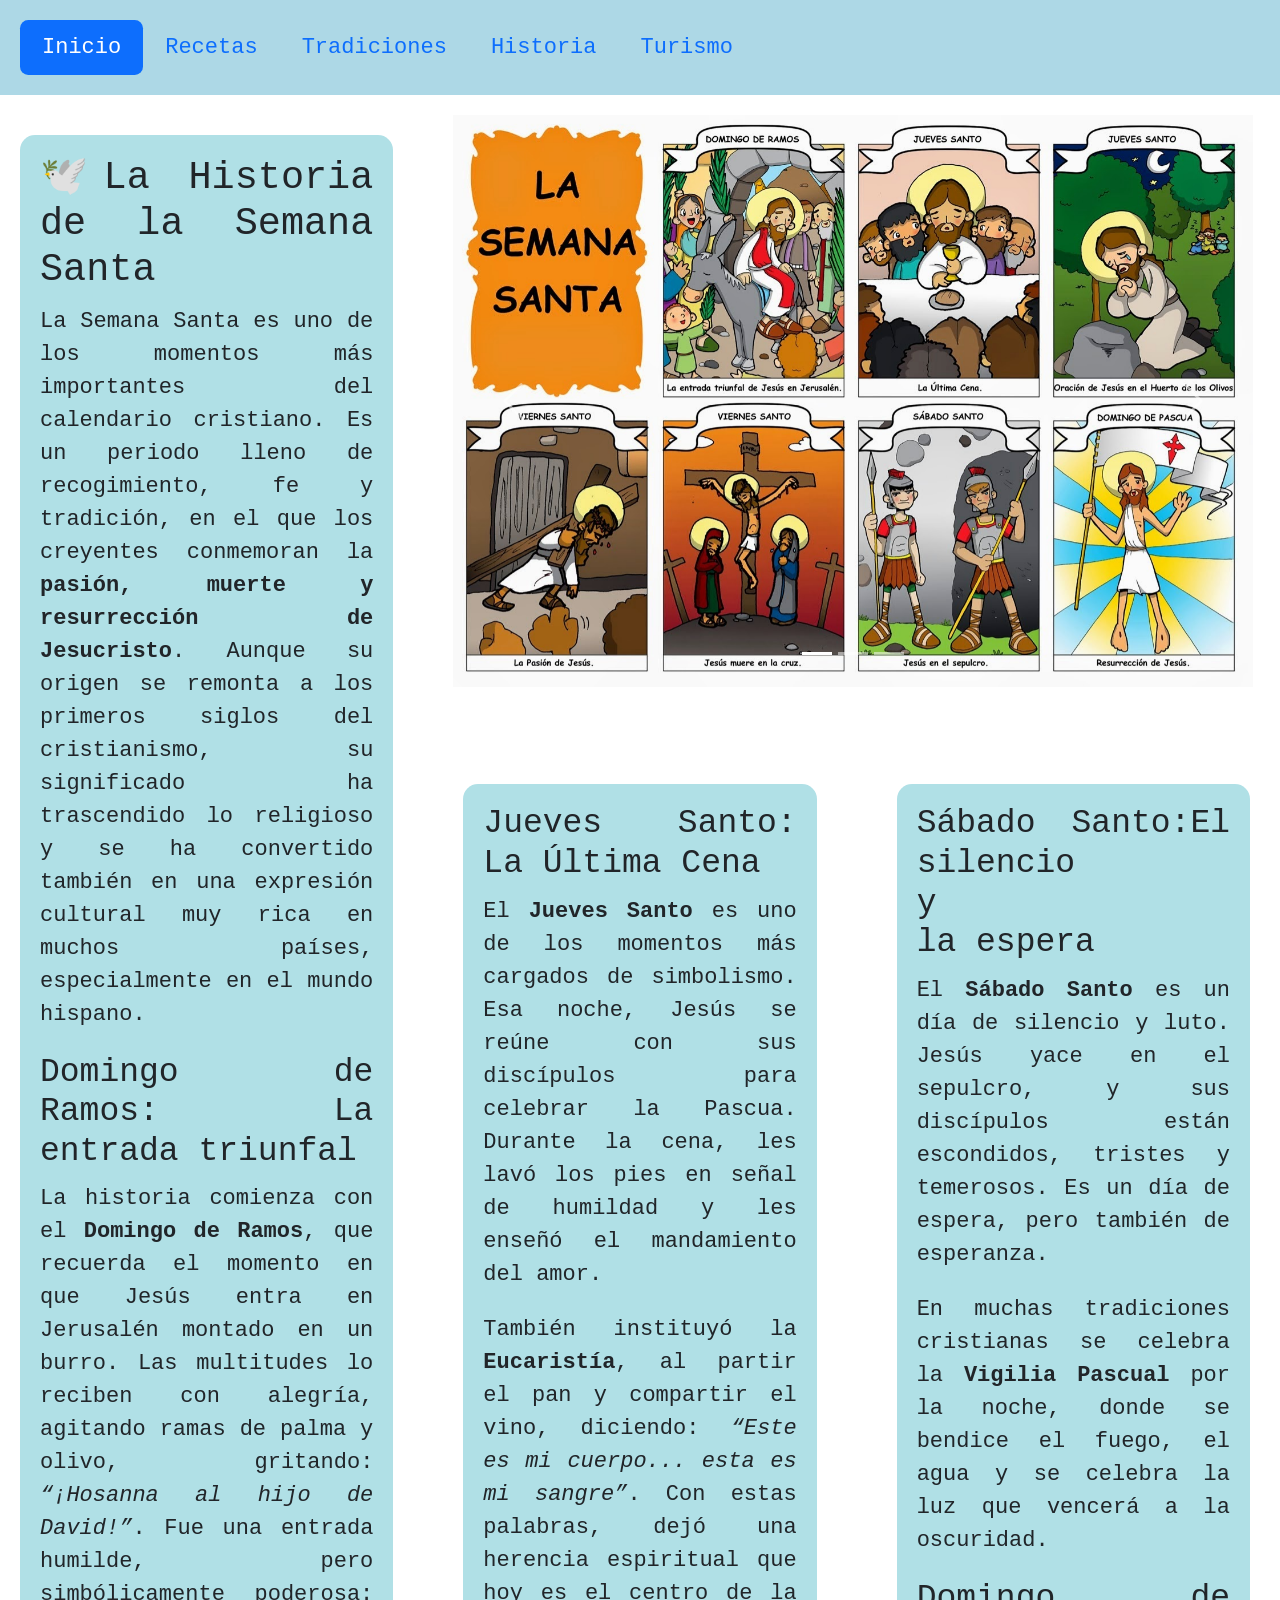
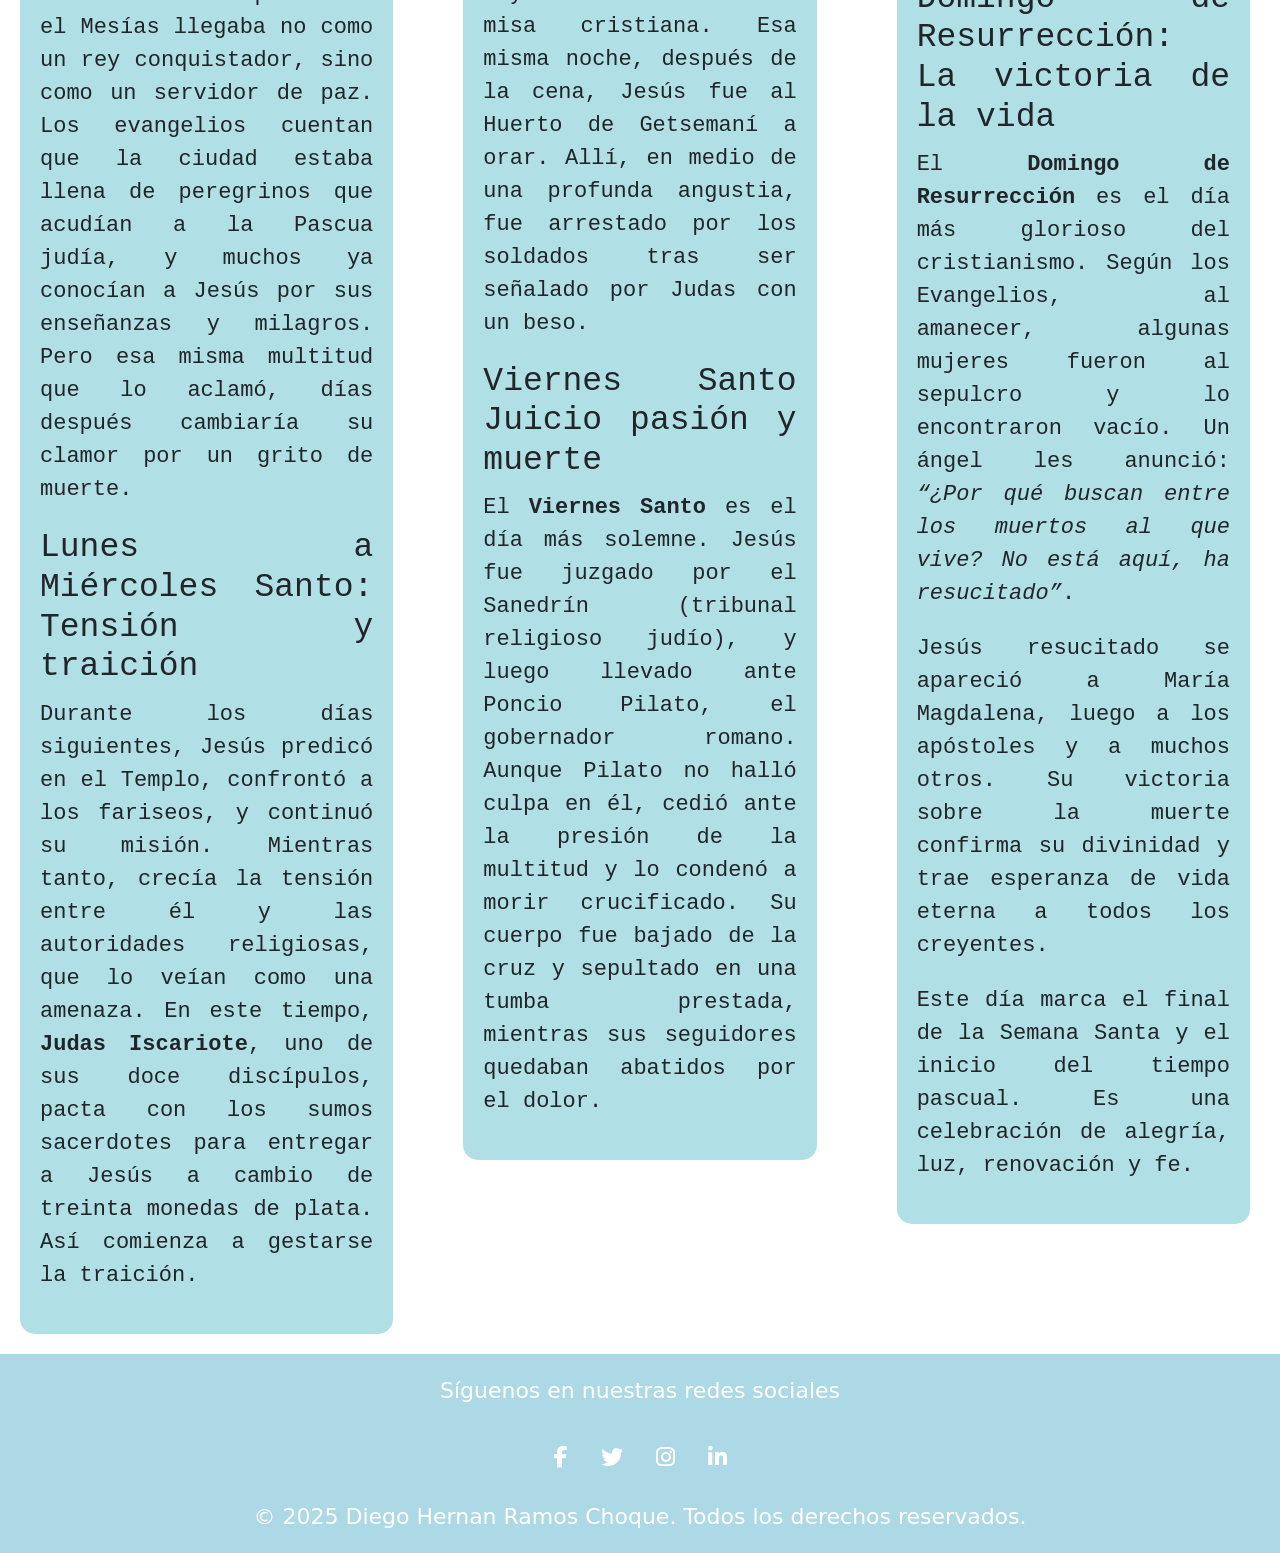
<file: index.html>
<!DOCTYPE html>
<html lang="es">
<head>
    <meta charset="UTF-8">
    <meta name="viewport" content="width=device-width, initial-scale=1.0">
    <link rel="stylesheet" href="css/style.css">
    <link rel="stylesheet" href="https://cdnjs.cloudflare.com/ajax/libs/font-awesome/6.5.0/css/all.min.css">
    <link href="https://cdn.jsdelivr.net/npm/bootstrap@5.0.2/dist/css/bootstrap.min.css" rel="stylesheet" integrity="sha384-EVSTQN3/azprG1Anm3QDgpJLIm9Nao0Yz1ztcQTwFspd3yD65VohhpuuCOmLASjC" crossorigin="anonymous">
    <script src="https://cdn.jsdelivr.net/npm/bootstrap@5.0.2/dist/js/bootstrap.bundle.min.js" integrity="sha384-MrcW6ZMFYlzcLA8Nl+NtUVF0sA7MsXsP1UyJoMp4YLEuNSfAP+JcXn/tWtIaxVXM" crossorigin="anonymous"></script>
    <title>Semana Santa</title>
    <div class="padre">
        <div class="menu">
            <ul class="nav nav-pills">
                <li class="nav-item">
                  <a class="nav-link active" aria-current="page" href="#">Inicio</a>
                </li>
                <li class="nav-item">
                  <a class="nav-link " href="pages\pag1.html">Recetas</a>
                </li>
                <li class="nav-item">
                  <a class="nav-link" href="pages/pag2.html">Tradiciones</a>
                </li>
                <li class="nav-item">
                  <a class="nav-link" href="pages/pag3.html">Historia</a>
                </li>
                <li class="nav-item">
                  <a class="nav-link" href="pages/pag4.html">Turismo</a>
                </li>
              </ul>
        </div>
        <div class="carrusel">
          <div id="carouselExampleIndicators" class="carousel slide" data-bs-ride="carousel">
            <div class="carousel-indicators">
              <button type="button" data-bs-target="#carouselExampleIndicators" data-bs-slide-to="0" class="active" aria-current="true" aria-label="Slide 1"></button>
              <button type="button" data-bs-target="#carouselExampleIndicators" data-bs-slide-to="1" aria-label="Slide 2"></button>
              <button type="button" data-bs-target="#carouselExampleIndicators" data-bs-slide-to="2" aria-label="Slide 3"></button>
            </div>
            <div class="carousel-inner">
              <div class="carousel-item active">
                <img src="img/img1.png" class="d-block w-100" alt="...">
              </div>
              <div class="carousel-item">
                <img src="img/img2.png" class="d-block w-100" alt="...">
              </div>
              <div class="carousel-item">
                <img src="img/img3.png" class="d-block w-100" alt="...">
              </div>
            </div>
            <button class="carousel-control-prev" type="button" data-bs-target="#carouselExampleIndicators" data-bs-slide="prev">
              <span class="carousel-control-prev-icon" aria-hidden="true"></span>
              <span class="visually-hidden">Previous</span>
            </button>
            <button class="carousel-control-next" type="button" data-bs-target="#carouselExampleIndicators" data-bs-slide="next">
              <span class="carousel-control-next-icon" aria-hidden="true"></span>
              <span class="visually-hidden">Next</span>
            </button>
          </div>
        </div>
        <div class = "historia">
          <section class="semana-santa">
            <h3>🕊️La Historia de la Semana Santa</h3>
            <p>
              La Semana Santa es uno de los momentos más importantes del calendario cristiano. Es un periodo lleno de recogimiento,
              fe y tradición, en el que los creyentes conmemoran la <strong>pasión, muerte y resurrección de Jesucristo</strong>.
              Aunque su origen se remonta a los primeros siglos del cristianismo, su significado ha trascendido lo religioso y se
              ha convertido también en una expresión cultural muy rica en muchos países, especialmente en el mundo hispano.
            </p>
          
            <h4>Domingo de Ramos: La entrada triunfal</h4>
            <p>
              La historia comienza con el <strong>Domingo de Ramos</strong>, que recuerda el momento en que Jesús entra en Jerusalén
              montado en un burro. Las multitudes lo reciben con alegría, agitando ramas de palma y olivo, gritando:
              <em>“¡Hosanna al hijo de David!”</em>. Fue una entrada humilde, pero simbólicamente poderosa: el Mesías llegaba no como
              un rey conquistador, sino como un servidor de paz.
              Los evangelios cuentan que la ciudad estaba llena de peregrinos que acudían a la Pascua judía, y muchos ya conocían a
              Jesús por sus enseñanzas y milagros. Pero esa misma multitud que lo aclamó, días después cambiaría su clamor por un
              grito de muerte.
            </p>
            <h4>Lunes a Miércoles Santo: Tensión y traición</h4>
            <p>
              Durante los días siguientes, Jesús predicó en el Templo, confrontó a los fariseos, y continuó su misión. Mientras tanto,
              crecía la tensión entre él y las autoridades religiosas, que lo veían como una amenaza.
              En este tiempo, <strong>Judas Iscariote</strong>, uno de sus doce discípulos, pacta con los sumos sacerdotes para
              entregar a Jesús a cambio de treinta monedas de plata. Así comienza a gestarse la traición.
            </p>
           
        </div>
        <div class="historia2">
          <h4>Jueves Santo: La Última Cena</h4>
          <p>
            El <strong>Jueves Santo</strong> es uno de los momentos más cargados de simbolismo. Esa noche, Jesús se reúne con sus
            discípulos para celebrar la Pascua. Durante la cena, les lavó los pies en señal de humildad y les enseñó el mandamiento
            del amor.
          </p>
          <p>
            También instituyó la <strong>Eucaristía</strong>, al partir el pan y compartir el vino, diciendo:
            <em>“Este es mi cuerpo... esta es mi sangre”</em>. Con estas palabras, dejó una herencia espiritual que hoy es el centro
            de la misa cristiana.
            Esa misma noche, después de la cena, Jesús fue al Huerto de Getsemaní a orar. Allí, en medio de una profunda angustia,
            fue arrestado por los soldados tras ser señalado por Judas con un beso.
          </p>
        
          <h4>Viernes Santo Juicio pasión y muerte</h4>
          <p>
            El <strong>Viernes Santo</strong> es el día más solemne. Jesús fue juzgado por el Sanedrín (tribunal religioso judío),
            y luego llevado ante Poncio Pilato, el gobernador romano. Aunque Pilato no halló culpa en él, cedió ante la presión de
            la multitud y lo condenó a morir crucificado.
            Su cuerpo fue bajado de la cruz y sepultado en una tumba prestada, mientras sus seguidores quedaban abatidos por el dolor.
          </p>
        </div>
        <div class="historia3">
          <h4> Sábado Santo:El silencio <br> y <br> la espera</h4>
          <p>
            El <strong>Sábado Santo</strong> es un día de silencio y luto. Jesús yace en el sepulcro, y sus discípulos están
            escondidos, tristes y temerosos. Es un día de espera, pero también de esperanza.
          </p>
          <p>
            En muchas tradiciones cristianas se celebra la <strong>Vigilia Pascual</strong> por la noche, donde se bendice el fuego,
            el agua y se celebra la luz que vencerá a la oscuridad.
          </p>
          <h4>Domingo de Resurrección: La victoria de la vida</h4>
          <p>
            El <strong>Domingo de Resurrección</strong> es el día más glorioso del cristianismo. Según los Evangelios, al amanecer,
            algunas mujeres fueron al sepulcro y lo encontraron vacío. Un ángel les anunció: <em>“¿Por qué buscan entre los muertos
            al que vive? No está aquí, ha resucitado”</em>.
          </p>
          <p>
            Jesús resucitado se apareció a María Magdalena, luego a los apóstoles y a muchos otros. Su victoria sobre la muerte
            confirma su divinidad y trae esperanza de vida eterna a todos los creyentes.
          </p>
          <p>
            Este día marca el final de la Semana Santa y el inicio del tiempo pascual. Es una celebración de alegría, luz, renovación
            y fe.
          </p>

        </section>
        </div>
        
    </div>
    <footer>
      <div class="container">
        <p class="mb-3">Síguenos en nuestras redes sociales</p>
        <div class="d-flex justify-content-center gap-4 mb-3">
          <a href="#" class="text-white fs-4"><i class="fab fa-facebook-f"></i></a>
          <a href="#" class="text-white fs-4"><i class="fab fa-twitter"></i></a>
          <a href="#" class="text-white fs-4"><i class="fab fa-instagram"></i></a>
          <a href="#" class="text-white fs-4"><i class="fab fa-linkedin-in"></i></a>
        </div>
        <p class="mb-0">© 2025 Diego Hernan Ramos Choque. Todos los derechos reservados.</p>
      </div>
    </footer>
    
</head>
<body>
</body>
</html>
</file>
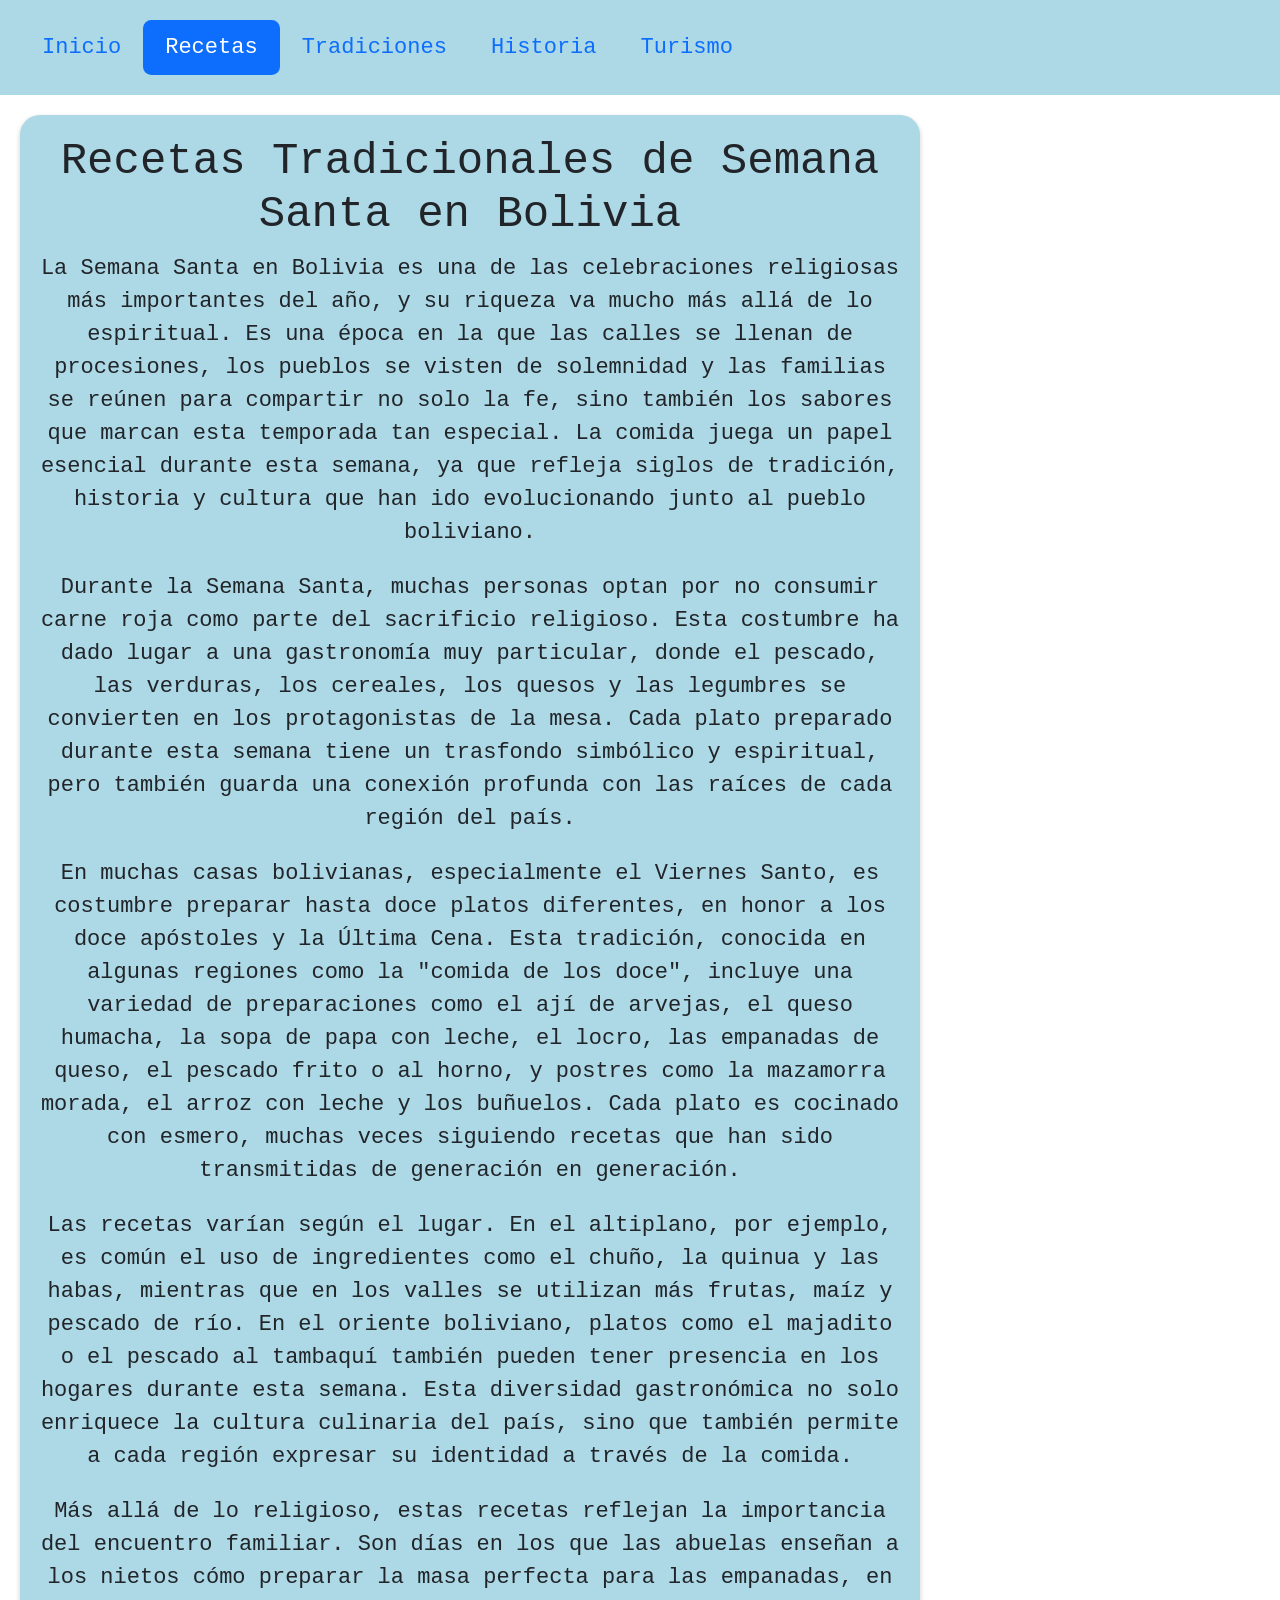
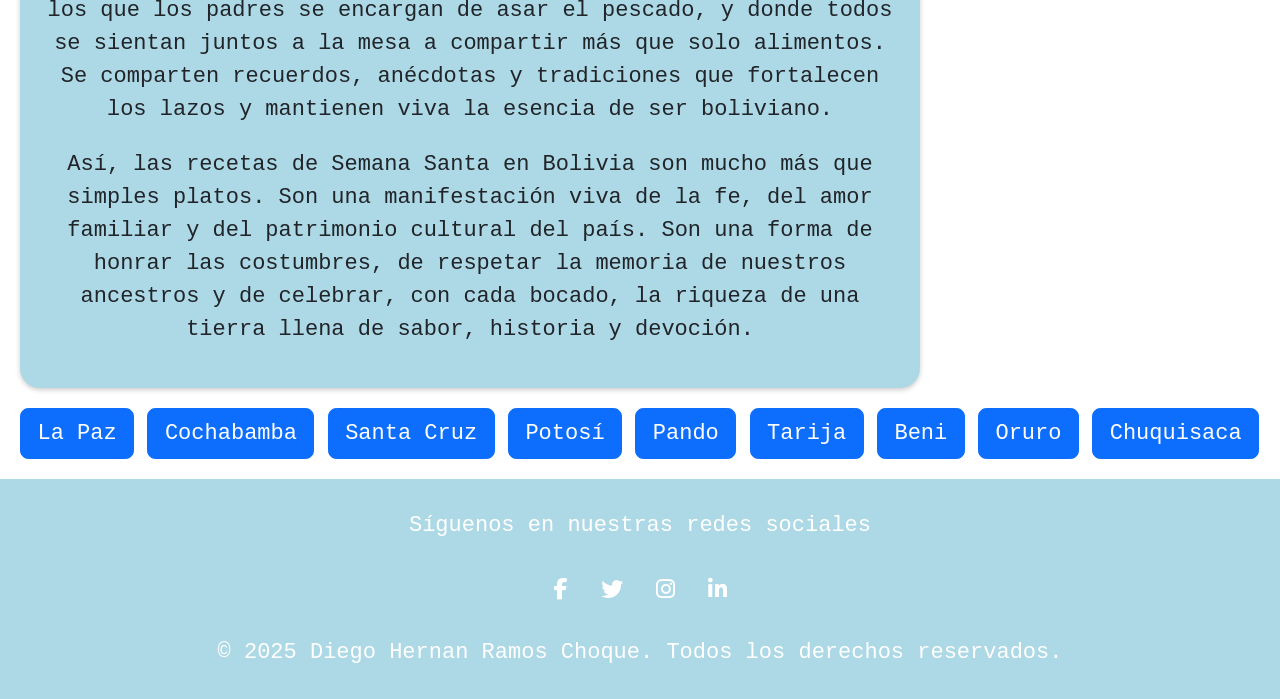
<file: pages/pag1.html>
<!DOCTYPE html>
<html lang="es">

<head>
  <meta charset="UTF-8">
  <meta name="viewport" content="width=device-width, initial-scale=1.0">
  <link rel="stylesheet" href="../css/style1.css">
  <link rel="stylesheet" href="https://cdnjs.cloudflare.com/ajax/libs/font-awesome/6.5.0/css/all.min.css">
  <link href="https://cdn.jsdelivr.net/npm/bootstrap@5.0.2/dist/css/bootstrap.min.css" rel="stylesheet"
    integrity="sha384-EVSTQN3/azprG1Anm3QDgpJLIm9Nao0Yz1ztcQTwFspd3yD65VohhpuuCOmLASjC" crossorigin="anonymous">
  <script src="https://cdn.jsdelivr.net/npm/bootstrap@5.0.2/dist/js/bootstrap.bundle.min.js"
    integrity="sha384-MrcW6ZMFYlzcLA8Nl+NtUVF0sA7MsXsP1UyJoMp4YLEuNSfAP+JcXn/tWtIaxVXM"
    crossorigin="anonymous"></script>
</head>

<body>
  <div class="padre">
    <div class="menu">
      <ul class="nav nav-pills">
        <li class="nav-item">
          <a class="nav-link " aria-current="page" href="../index.html">Inicio</a>
        </li>
        <li class="nav-item">
          <a class="nav-link active " href="#">Recetas</a>
        </li>
        <li class="nav-item">
          <a class="nav-link" href="pag2.html">Tradiciones</a>
        </li>
        <li class="nav-item">
          <a class="nav-link" href="../pages/pag3.html">Historia</a>
        </li>
        <li class="nav-item">
          <a class="nav-link" href="../pages/pag4.html">Turismo</a>
        </li>
      </ul>

    </div>











    <div class="tarjetas">
      <div class="redaccion">
        <section>
          <h2>Recetas Tradicionales de Semana Santa en Bolivia</h2>
          <p>
            La Semana Santa en Bolivia es una de las celebraciones religiosas más importantes del año, y su riqueza va
            mucho más allá de lo espiritual. Es una época en la que las calles se llenan de procesiones, los pueblos se
            visten de solemnidad y las familias se reúnen para compartir no solo la fe, sino también los sabores que
            marcan esta temporada tan especial. La comida juega un papel esencial durante esta semana, ya que refleja
            siglos de tradición, historia y cultura que han ido evolucionando junto al pueblo boliviano.
          </p>
          <p>
            Durante la Semana Santa, muchas personas optan por no consumir carne roja como parte del sacrificio
            religioso. Esta costumbre ha dado lugar a una gastronomía muy particular, donde el pescado, las verduras,
            los cereales, los quesos y las legumbres se convierten en los protagonistas de la mesa. Cada plato preparado
            durante esta semana tiene un trasfondo simbólico y espiritual, pero también guarda una conexión profunda con
            las raíces de cada región del país.
          </p>
          <p>
            En muchas casas bolivianas, especialmente el Viernes Santo, es costumbre preparar hasta doce platos
            diferentes, en honor a los doce apóstoles y la Última Cena. Esta tradición, conocida en algunas regiones
            como la "comida de los doce", incluye una variedad de preparaciones como el ají de arvejas, el queso
            humacha, la sopa de papa con leche, el locro, las empanadas de queso, el pescado frito o al horno, y postres
            como la mazamorra morada, el arroz con leche y los buñuelos. Cada plato es cocinado con esmero, muchas veces
            siguiendo recetas que han sido transmitidas de generación en generación.
          </p>
          <p>
            Las recetas varían según el lugar. En el altiplano, por ejemplo, es común el uso de ingredientes como el
            chuño, la quinua y las habas, mientras que en los valles se utilizan más frutas, maíz y pescado de río. En
            el oriente boliviano, platos como el majadito o el pescado al tambaquí también pueden tener presencia en los
            hogares durante esta semana. Esta diversidad gastronómica no solo enriquece la cultura culinaria del país,
            sino que también permite a cada región expresar su identidad a través de la comida.
          </p>
          <p>
            Más allá de lo religioso, estas recetas reflejan la importancia del encuentro familiar. Son días en los que
            las abuelas enseñan a los nietos cómo preparar la masa perfecta para las empanadas, en los que los padres se
            encargan de asar el pescado, y donde todos se sientan juntos a la mesa a compartir más que solo alimentos.
            Se comparten recuerdos, anécdotas y tradiciones que fortalecen los lazos y mantienen viva la esencia de ser
            boliviano.
          </p>
          <p>
            Así, las recetas de Semana Santa en Bolivia son mucho más que simples platos. Son una manifestación viva de
            la fe, del amor familiar y del patrimonio cultural del país. Son una forma de honrar las costumbres, de
            respetar la memoria de nuestros ancestros y de celebrar, con cada bocado, la riqueza de una tierra llena de
            sabor, historia y devoción.
          </p>
        </section>
      </div>
      <div class="modal fade" id="modal1" aria-hidden="true" aria-labelledby="modal1Label" tabindex="-1">
        <div class="modal-dialog modal-dialog-centered">
          <div class="modal-content">
            <div class="modal-header">
              <h5 class="modal-title" id="modal1Label">Wallake</h5>
              <button type="button" class="btn-close" data-bs-dismiss="modal" aria-label="Cerrar"></button>
            </div>
            <div class="modal-body">
              Ingredientes: Pejerrey, chuño, papa, cebolla, ají amarillo, huacataya, ajo, sal.<br><br>
              <img src="../img/wallake.png" alt="wallake">

              Descripción: Sopa espesa de pescado del Lago Titicaca, muy popular durante la vigilia.
            </div>
            <div class="modal-footer">
              <button class="btn btn-primary" data-bs-target="#modal2" data-bs-toggle="modal" data-bs-dismiss="modal">Seguir</button>
            </div>
          </div>
        </div>
      </div>

      <!-- Modal 2 -->
      <div class="modal fade" id="modal2" aria-hidden="true" aria-labelledby="modal2Label" tabindex="-1">
        <div class="modal-dialog modal-dialog-centered">
          <div class="modal-content">
            <div class="modal-header">
              <h5 class="modal-title" id="modal2Label">Ispi frito</h5>
              <button type="button" class="btn-close" data-bs-dismiss="modal" aria-label="Cerrar"></button>
            </div>
            <div class="modal-body">
              Ingredientes: Ispis (pececillos del lago), harina, sal, aceite.<br><br>
              <img src="../img/ispi.png" alt="ispi frito">

              Descripción: Pescaditos fritos crocantes, acompañados generalmente de mote o chuño.
            </div>
            <div class="modal-footer">
              <button class="btn btn-secondary" data-bs-target="#modal1" data-bs-toggle="modal" data-bs-dismiss="modal">Volver</button>
              <button class="btn btn-primary" data-bs-target="#modal3" data-bs-toggle="modal" data-bs-dismiss="modal">Seguir</button>
            </div>
          </div>
        </div>
      </div>

      <!-- Modal 3 -->
      <div class="modal fade" id="modal3" aria-hidden="true" aria-labelledby="modal3Label" tabindex="-1">
        <div class="modal-dialog modal-dialog-centered">
          <div class="modal-content">
            <div class="modal-header">
              <h5 class="modal-title" id="modal3Label">Pesque de quinua</h5>
              <button type="button" class="btn-close" data-bs-dismiss="modal" aria-label="Cerrar"></button>
            </div>
            <div class="modal-body">
              Ingredientes: Quinua, leche, queso fresco, mantequilla, sal.<br><br>
              <img src="../img/pesque.png" alt="peque de quinua">

              Descripción: Preparación cremosa y nutritiva, servida con huevo duro o pescado.


            </div>
            <div class="modal-footer">
              <button class="btn btn-primary" data-bs-target="#modal1" data-bs-toggle="modal" data-bs-dismiss="modal">Volver </button>
            </div>
          </div>
        </div>
      </div>
      <a class="btn btn-primary" data-bs-toggle="modal" href="#modal1" role="button">La Paz</a>
      <!-- Cochababmba -->
      <!-- COCHABAMBA - MODAL 1 -->
      <div class="modal fade" id="modalCbba1" aria-hidden="true" aria-labelledby="modalCbba1Label" tabindex="-1">
        <div class="modal-dialog modal-dialog-centered">
          <div class="modal-content">
            <div class="modal-header">
              <h5 class="modal-title" id="modalCbba1Label">Chupe de camarones</h5>
              <button type="button" class="btn-close" data-bs-dismiss="modal" aria-label="Cerrar"></button>
            </div>
            <div class="modal-body">
              Ingredientes: Camarones, papa, arroz, leche, cebolla, ajo, orégano, ají colorado.<br>
              <img src="../img/chupe.png" alt="chupe de camarones">
              Descripción: Sopa espesa y sabrosa, ideal para los días de vigilia sin carne.
            </div>
            <div class="modal-footer">
              <button class="btn btn-primary" data-bs-target="#modalCbba2" data-bs-toggle="modal" data-bs-dismiss="modal">Seguir</button>
            </div>
          </div>
        </div>
      </div>

      <!-- COCHABAMBA - MODAL 2 -->
      <div class="modal fade" id="modalCbba2" aria-hidden="true" aria-labelledby="modalCbba2Label" tabindex="-1">
        <div class="modal-dialog modal-dialog-centered">
          <div class="modal-content">
            <div class="modal-header">
              <h5 class="modal-title" id="modalCbba2Label">Ají de arvejas</h5>
              <button type="button" class="btn-close" data-bs-dismiss="modal" aria-label="Cerrar"></button>
            </div>
            <div class="modal-body">
              Ingredientes: Arvejas verdes, papa, cebolla, ajo, ají colorado, huevo.<br>
              <img src="../img/aji.png" alt="aji de arveja">
              Descripción: Guiso sencillo y delicioso, típico en hogares rurales.
            </div>
            <div class="modal-footer">
              <button class="btn btn-secondary" data-bs-target="#modalCbba1" data-bs-toggle="modal" data-bs-dismiss="modal">Volver</button>
              <button class="btn btn-primary" data-bs-target="#modalCbba3" data-bs-toggle="modal" data-bs-dismiss="modal">Seguir</button>
            </div>
          </div>
        </div>
      </div>

      <!-- COCHABAMBA - MODAL 3 -->
      <div class="modal fade" id="modalCbba3" aria-hidden="true" aria-labelledby="modalCbba3Label" tabindex="-1">
        <div class="modal-dialog modal-dialog-centered">
          <div class="modal-content">
            <div class="modal-header">
              <h5 class="modal-title" id="modalCbba3Label">Trucha al horno</h5>
              <button type="button" class="btn-close" data-bs-dismiss="modal" aria-label="Cerrar"></button>
            </div>
            <div class="modal-body">
              Ingredientes: Trucha, ajo, perejil, limón, sal, aceite de oliva.<br>
              <img src="../img/trucha.png" alt="trucha al horno">
              Descripción: Trucha marinada y horneada, servida con papas o arroz.
            </div>
            <div class="modal-footer">
              <button class="btn btn-primary" data-bs-target="#modalCbba1" data-bs-toggle="modal" data-bs-dismiss="modal">Volver</button>
            </div>
          </div>
        </div>
      </div>

      <!-- Botón de inicio para Cochabamba -->
      <a class="btn btn-primary" data-bs-toggle="modal" href="#modalCbba1" role="button">Cochabamba</a>

       <!-- Santa Cruz -->
    <!-- Santa Cruz - Modal 1 -->
      <div class="modal fade" id="modalSantaCruz1" aria-hidden="true" aria-labelledby="modalSantaCruz1Label" tabindex="-1">
        <div class="modal-dialog modal-dialog-centered">
          <div class="modal-content">
            <div class="modal-header">
              <h5 class="modal-title" id="modalSantaCruz1Label">Locro de zapallo</h5>
              <button type="button" class="btn-close" data-bs-dismiss="modal" aria-label="Cerrar"></button>
            </div>
            <div class="modal-body">
              Ingredientes: Zapallo, arroz, queso criollo, leche, cebolla, ajo, sal.<br><br>
              <img src="../img/logro.png" alt="logro de zapallo">
              Descripción: Plato cremoso a base de zapallo, muy consumido durante la Cuaresma.
            </div>
            <div class="modal-footer">
              <button class="btn btn-primary" data-bs-target="#modalSantaCruz2" data-bs-toggle="modal" data-bs-dismiss="modal">Seguir</button>
            </div>
          </div>
        </div>
      </div>

      <!-- Santa Cruz - Modal 2 -->
      <div class="modal fade" id="modalSantaCruz2" aria-hidden="true" aria-labelledby="modalSantaCruz2Label" tabindex="-1">
        <div class="modal-dialog modal-dialog-centered">
          <div class="modal-content">
            <div class="modal-header">
              <h5 class="modal-title" id="modalSantaCruz2Label">Sonso de yuca</h5>
              <button type="button" class="btn-close" data-bs-dismiss="modal" aria-label="Cerrar"></button>
            </div>
            <div class="modal-body">
              Ingredientes: Yuca cocida, queso criollo, mantequilla o aceite.<br><br>
              <img src="../img/sosnsodeyuca.png" alt="sonso de yuca">
              Descripción: Masa de yuca mezclada con queso, asada o frita en palillo o sartén.
            </div>
            <div class="modal-footer">
              <button class="btn btn-secondary" data-bs-target="#modalSantaCruz1" data-bs-toggle="modal" data-bs-dismiss="modal">Volver</button>
              <button class="btn btn-primary" data-bs-target="#modalSantaCruz3" data-bs-toggle="modal" data-bs-dismiss="modal">Seguir</button>
            </div>
          </div>
        </div>
      </div>

      <!-- Santa Cruz - Modal 3 -->
      <div class="modal fade" id="modalSantaCruz3" aria-hidden="true" aria-labelledby="modalSantaCruz3Label" tabindex="-1">
        <div class="modal-dialog modal-dialog-centered">
          <div class="modal-content">
            <div class="modal-header">
              <h5 class="modal-title" id="modalSantaCruz3Label">Majadito de charque</h5>
              <button type="button" class="btn-close" data-bs-dismiss="modal" aria-label="Cerrar"></button>
            </div>
            <div class="modal-body">
              Ingredientes: Charque, arroz, urucú (achiote), cebolla, plátano frito.<br><br>
              <img src="../img/majadito.png" alt="majadito de charque">
              Descripción: Arroz sazonado con urucú y charque, acompañado de huevo y plátano frito.
            </div>
            <div class="modal-footer">
              <button class="btn btn-primary" data-bs-target="#modalSantaCruz1" data-bs-toggle="modal" data-bs-dismiss="modal">Volver</button>
            </div>
          </div>
        </div>
      </div>

      <a class="btn btn-primary" data-bs-toggle="modal" href="#modalSantaCruz1" role="button">Santa Cruz</a>

      <!--Potosi-->
      <!-- Potosí - Modal 1 -->
      <!-- Potosí - Modal 1 -->
    <div class="modal fade" id="modalPotosi1" aria-hidden="true" aria-labelledby="modalPotosi1Label" tabindex="-1">
      <div class="modal-dialog modal-dialog-centered">
        <div class="modal-content">
          <div class="modal-header">
            <h5 class="modal-title" id="modalPotosi1Label">Chairo potosino</h5>
            <button type="button" class="btn-close" data-bs-dismiss="modal" aria-label="Cerrar"></button>
          </div>
          <div class="modal-body">
            Ingredientes: Chuño, carne de cordero o llama, papa, cebolla, zanahoria, ajo, orégano.<br><br>
            <img src="../img/chairopotosino.png" alt="chairo potosino">
            Descripción: Sopa tradicional espesa y nutritiva, ideal para los días fríos de Semana Santa.
          </div>
          <div class="modal-footer">
            <button class="btn btn-primary" data-bs-target="#modalPotosi2" data-bs-toggle="modal" data-bs-dismiss="modal">Seguir</button>
          </div>
        </div>
      </div>
    </div>

    <!-- Potosí - Modal 2 -->
    <div class="modal fade" id="modalPotosi2" aria-hidden="true" aria-labelledby="modalPotosi2Label" tabindex="-1">
      <div class="modal-dialog modal-dialog-centered">
        <div class="modal-content">
          <div class="modal-header">
            <h5 class="modal-title" id="modalPotosi2Label">Ají de papalisa</h5>
            <button type="button" class="btn-close" data-bs-dismiss="modal" aria-label="Cerrar"></button>
          </div>
          <div class="modal-body">
            Ingredientes: Papalisa, maní molido, ají colorado, cebolla, ajo, papa, sal.<br><br>
            <img src="../img/ajidepapilaza.png" alt="aji de papiliza">
            Descripción: Guiso espeso con sabor intenso, preparado sin carne durante la Semana Santa.
          </div>
          <div class="modal-footer">
            <button class="btn btn-secondary" data-bs-target="#modalPotosi1" data-bs-toggle="modal" data-bs-dismiss="modal">Volver</button>
            <button class="btn btn-primary" data-bs-target="#modalPotosi3" data-bs-toggle="modal" data-bs-dismiss="modal">Seguir</button>
          </div>
        </div>
      </div>
    </div>

    <!-- Potosí - Modal 3 -->
    <div class="modal fade" id="modalPotosi3" aria-hidden="true" aria-labelledby="modalPotosi3Label" tabindex="-1">
      <div class="modal-dialog modal-dialog-centered">
        <div class="modal-content">
          <div class="modal-header">
            <h5 class="modal-title" id="modalPotosi3Label">Tawa Tawa</h5>
            <button type="button" class="btn-close" data-bs-dismiss="modal" aria-label="Cerrar"></button>
          </div>
          <div class="modal-body">
            Ingredientes: Harina, huevo, anís, azúcar, manteca, sal.<br><br>
            <img src="../img/Tawa_tawas.png" alt="">
            Descripción: Galletas dulces tradicionales que se disfrutan como merienda en Semana Santa.
          </div>
          <div class="modal-footer">
            <button class="btn btn-primary" data-bs-target="#modalPotosi1" data-bs-toggle="modal" data-bs-dismiss="modal">Volver</button>
          </div>
        </div>
      </div>
    </div>

    <a class="btn btn-primary" data-bs-toggle="modal" href="#modalPotosi1" role="button">Potosí</a>

        <!-- Pando -->
      <!-- Modal 1 -->
      <div class="modal fade" id="modalPando1" aria-hidden="true" aria-labelledby="modalPando1Label" tabindex="-1">
        <div class="modal-dialog modal-dialog-centered">
          <div class="modal-content">
            <div class="modal-header">
              <h5 class="modal-title" id="modalPando1Label">Pirarucú al Horno</h5>
              <button type="button" class="btn-close" data-bs-dismiss="modal" aria-label="Cerrar"></button>
            </div>
            <div class="modal-body">
              Ingredientes: Filetes de pirarucú, ajo, cebolla, pimentón, limón, sal, aceite de oliva.<br><br>
              <img src="../img/pirarucu.jpg" alt="">
              Descripción: Pescado amazónico horneado con verduras, muy consumido en la región durante Semana Santa.
            </div>
            <div class="modal-footer">
              <button class="btn btn-primary" data-bs-target="#modalPando2" data-bs-toggle="modal" data-bs-dismiss="modal">Seguir</button>
            </div>
          </div>
        </div>
      </div>

      <!-- Modal 2 -->
      <div class="modal fade" id="modalPando2" aria-hidden="true" aria-labelledby="modalPando2Label" tabindex="-1">
        <div class="modal-dialog modal-dialog-centered">
          <div class="modal-content">
            <div class="modal-header">
              <h5 class="modal-title" id="modalPando2Label">Tacacá</h5>
              <button type="button" class="btn-close" data-bs-dismiss="modal" aria-label="Cerrar"></button>
            </div>
            <div class="modal-body">
              Ingredientes: Caldo de tucupí, camarones, jambu, ajo, sal.<br><br>
              <img src="../img/tacaca.png" alt="">
              Descripción: Sopa típica amazónica servida caliente en cuencos, de sabor fuerte y tradicional en vigilia.
            </div>
            <div class="modal-footer">
              <button class="btn btn-secondary" data-bs-target="#modalPando1" data-bs-toggle="modal" data-bs-dismiss="modal">Volver</button>
              <button class="btn btn-primary" data-bs-target="#modalPando3" data-bs-toggle="modal" data-bs-dismiss="modal">Seguir</button>
            </div>
          </div>
        </div>
      </div>

      <!-- Modal 3 -->
      <div class="modal fade" id="modalPando3" aria-hidden="true" aria-labelledby="modalPando3Label" tabindex="-1">
        <div class="modal-dialog modal-dialog-centered">
          <div class="modal-content">
            <div class="modal-header">
              <h5 class="modal-title" id="modalPando3Label">Majadito de pescado</h5>
              <button type="button" class="btn-close" data-bs-dismiss="modal" aria-label="Cerrar"></button>
            </div>
            <div class="modal-body">
              Ingredientes: Arroz, pescado seco desmenuzado, pimentón, tomate, cebolla, ajo, aceite.<br><br>
              <img src="../img/majaditopescado.png" alt="">
              Descripción: Versión de majadito sin carne, tradicional en Semana Santa, servido con plátano frito.
            </div>
            <div class="modal-footer">
              <button class="btn btn-primary" data-bs-target="#modalPando1" data-bs-toggle="modal" data-bs-dismiss="modal">Volver</button>
            </div>
          </div>
        </div>
      </div>

      <!-- Botón de inicio para Pando -->
      <a class="btn btn-primary" data-bs-toggle="modal" href="#modalPando1" role="button">Pando</a>

      <!-- Tarija -->
      <!-- Modal 1 -->
      <div class="modal fade" id="modalTarija1" aria-hidden="true" aria-labelledby="modalTarija1Label" tabindex="-1">
        <div class="modal-dialog modal-dialog-centered">
          <div class="modal-content">
            <div class="modal-header">
              <h5 class="modal-title" id="modalTarija1Label">Cazuela de Pejerrey</h5>
              <button type="button" class="btn-close" data-bs-dismiss="modal" aria-label="Cerrar"></button>
            </div>
            <div class="modal-body">
              Ingredientes: Pejerrey, papa, zanahoria, cebolla, ajo, locoto, sal, orégano.<br><br>
              <img src="../img/cazuela.png" alt="">
              Descripción: Sopa espesa de pescado tradicional en Tarija, ideal para días de vigilia.
            </div>
            <div class="modal-footer">
              <button class="btn btn-primary" data-bs-target="#modalTarija2" data-bs-toggle="modal" data-bs-dismiss="modal">Seguir</button>
            </div>
          </div>
        </div>
      </div>

      <!-- Modal 2 -->
      <div class="modal fade" id="modalTarija2" aria-hidden="true" aria-labelledby="modalTarija2Label" tabindex="-1">
        <div class="modal-dialog modal-dialog-centered">
          <div class="modal-content">
            <div class="modal-header">
              <h5 class="modal-title" id="modalTarija2Label">Empanadas Blanqueadas</h5>
              <button type="button" class="btn-close" data-bs-dismiss="modal" aria-label="Cerrar"></button>
            </div>
            <div class="modal-body">
              Ingredientes: Harina, huevo, azúcar, anís, queso, leche, aceite para freír.<br><br>
              <img src="../img/empanadasblanqueadas.png" alt="">
              Descripción: Empanadas dulces cocidas y luego blanqueadas con azúcar y leche, típicas en Semana Santa.
            </div>
            <div class="modal-footer">
              <button class="btn btn-secondary" data-bs-target="#modalTarija1" data-bs-toggle="modal" data-bs-dismiss="modal">Volver</button>
              <button class="btn btn-primary" data-bs-target="#modalTarija3" data-bs-toggle="modal" data-bs-dismiss="modal">Seguir</button>
            </div>
          </div>
        </div>
      </div>

      <!-- Modal 3 -->
      <div class="modal fade" id="modalTarija3" aria-hidden="true" aria-labelledby="modalTarija3Label" tabindex="-1">
        <div class="modal-dialog modal-dialog-centered">
          <div class="modal-content">
            <div class="modal-header">
              <h5 class="modal-title" id="modalTarija3Label">Ají de Papa</h5>
              <button type="button" class="btn-close" data-bs-dismiss="modal" aria-label="Cerrar"></button>
            </div>
            <div class="modal-body">
              Ingredientes: Papa, ají colorado molido, cebolla, ajo, sal, aceite.<br><br>
              <img src="../img/ajidepapa.png" alt="">
              Descripción: Plato simple pero sabroso a base de papa, preparado con ají y condimentos, muy consumido en la región.
            </div>
            <div class="modal-footer">
              <button class="btn btn-primary" data-bs-target="#modalTarija1" data-bs-toggle="modal" data-bs-dismiss="modal">Volver</button>
            </div>
          </div>
        </div>
      </div>
      <a class="btn btn-primary" data-bs-toggle="modal" href="#modalTarija1" role="button">Tarija</a>
      <!-- Beni -->
      <!-- Modal 1 -->
      <div class="modal fade" id="modalBeni1" aria-hidden="true" aria-labelledby="modalBeni1Label" tabindex="-1">
        <div class="modal-dialog modal-dialog-centered">
          <div class="modal-content">
            <div class="modal-header">
              <h5 class="modal-title" id="modalBeni1Label">Majadito de Semana Santa</h5>
              <button type="button" class="btn-close" data-bs-dismiss="modal" aria-label="Cerrar"></button>
            </div>
            <div class="modal-body">
              Ingredientes: Arroz, pollo, cerdo, plátano, huevo, cebolla, ajo, sal, pimienta.<br><br>
              <img src="../img/majaditodesemanasanta.png" alt="">
              Descripción: Plato tradicional de Semana Santa en el Beni, se prepara con arroz, carne y plátano frito. Es una comida energética y deliciosa.
            </div>
            <div class="modal-footer">
              <button class="btn btn-primary" data-bs-target="#modalBeni2" data-bs-toggle="modal" data-bs-dismiss="modal">Seguir</button>
            </div>
          </div>
        </div>
      </div>

      <!-- Modal 2 -->
      <div class="modal fade" id="modalBeni2" aria-hidden="true" aria-labelledby="modalBeni2Label" tabindex="-1">
        <div class="modal-dialog modal-dialog-centered">
          <div class="modal-content">
            <div class="modal-header">
              <h5 class="modal-title" id="modalBeni2Label">Sopa de Mani de Semana Santa</h5>
              <button type="button" class="btn-close" data-bs-dismiss="modal" aria-label="Cerrar"></button>
            </div>
            <div class="modal-body">
              Ingredientes: Maní, carne de res, zanahoria, papa, cebolla, ajo, sal, pimienta.<br><br>
              <img src="../img/sopademani.png" alt="">
              Descripción: Sopa espesa a base de maní, carne y verduras, tradicionalmente servida durante la Semana Santa en el Beni.
            </div>
            <div class="modal-footer">
              <button class="btn btn-secondary" data-bs-target="#modalBeni1" data-bs-toggle="modal" data-bs-dismiss="modal">Volver</button>
              <button class="btn btn-primary" data-bs-target="#modalBeni3" data-bs-toggle="modal" data-bs-dismiss="modal">Seguir</button>
            </div>
          </div>
        </div>
      </div>

      <!-- Modal 3 -->
      <div class="modal fade" id="modalBeni3" aria-hidden="true" aria-labelledby="modalBeni3Label" tabindex="-1">
        <div class="modal-dialog modal-dialog-centered">
          <div class="modal-content">
            <div class="modal-header">
              <h5 class="modal-title" id="modalBeni3Label">Plátano con queso de Semana Santa</h5>
              <button type="button" class="btn-close" data-bs-dismiss="modal" aria-label="Cerrar"></button>
            </div>
            <div class="modal-body">
              Ingredientes: Plátano, queso fresco, mantequilla.<br><br>
              <img src="../img/platano-con-queso.png" alt="">
              Descripción: Durante la Semana Santa en el Beni, el plátano frito con queso fresco es un plato sencillo y delicioso, ideal para la ocasión.
            </div>
            <div class="modal-footer">
              <button class="btn btn-primary" data-bs-target="#modalBeni1" data-bs-toggle="modal" data-bs-dismiss="modal">Volver</button>
            </div>
          </div>
        </div>
      </div>

      <a class="btn btn-primary" data-bs-toggle="modal" href="#modalBeni1" role="button">Beni</a>

      <!-- Oruro -->
      <!-- Modal 1 -->
      <div class="modal fade" id="modalOruro1" aria-hidden="true" aria-labelledby="modalOruro1Label" tabindex="-1">
        <div class="modal-dialog modal-dialog-centered">
          <div class="modal-content">
            <div class="modal-header">
              <h5 class="modal-title" id="modalOruro1Label">Chicharrón de Semana Santa</h5>
              <button type="button" class="btn-close" data-bs-dismiss="modal" aria-label="Cerrar"></button>
            </div>
            <div class="modal-body">
              Ingredientes: Carne de cerdo, ajo, cebolla, sal, pimienta, comino, limón.<br><br>
              <img src="../img/chicharron.png" alt="">
              Descripción: El chicharrón es un plato de cerdo frito muy popular en Oruro, especialmente durante la Semana Santa, acompañado con llajwa y ensalada.
            </div>
            <div class="modal-footer">
              <button class="btn btn-primary" data-bs-target="#modalOruro2" data-bs-toggle="modal" data-bs-dismiss="modal">Seguir</button>
            </div>
          </div>
        </div>
      </div>

      <!-- Modal 2 -->
      <div class="modal fade" id="modalOruro2" aria-hidden="true" aria-labelledby="modalOruro2Label" tabindex="-1">
        <div class="modal-dialog modal-dialog-centered">
          <div class="modal-content">
            <div class="modal-header">
              <h5 class="modal-title" id="modalOruro2Label">Llajwa de Semana Santa</h5>
              <button type="button" class="btn-close" data-bs-dismiss="modal" aria-label="Cerrar"></button>
            </div>
            <div class="modal-body">
              Ingredientes: Papas, llajwa (salsa picante), cebolla, tomate, cilantro.<br><br>
              <img src="../img/llajwa.png" alt="">
              Descripción: Llajwa es una salsa picante muy común en Oruro, ideal para acompañar los platos de Semana Santa como el chicharrón o las papas.
            </div>
            <div class="modal-footer">
              <button class="btn btn-secondary" data-bs-target="#modalOruro1" data-bs-toggle="modal" data-bs-dismiss="modal">Volver</button>
              <button class="btn btn-primary" data-bs-target="#modalOruro3" data-bs-toggle="modal" data-bs-dismiss="modal">Seguir</button>
            </div>
          </div>
        </div>
      </div>

      <!-- Modal 3 -->
      <div class="modal fade" id="modalOruro3" aria-hidden="true" aria-labelledby="modalOruro3Label" tabindex="-1">
        <div class="modal-dialog modal-dialog-centered">
          <div class="modal-content">
            <div class="modal-header">
              <h5 class="modal-title" id="modalOruro3Label">Mazamorra de Semana Santa</h5>
              <button type="button" class="btn-close" data-bs-dismiss="modal" aria-label="Cerrar"></button>
            </div>
            <div class="modal-body">
              Ingredientes: Maíz, azúcar, leche, canela, clavo de olor.<br><br>
              <img src="../img/mazomorra.png" alt="">
              Descripción: La mazamorra es un dulce tradicional preparado con maíz y especias, muy consumido durante la Semana Santa en Oruro.
            </div>
            <div class="modal-footer">
              <button class="btn btn-primary" data-bs-target="#modalOruro1" data-bs-toggle="modal" data-bs-dismiss="modal">Volver</button>
            </div>
          </div>
        </div>
      </div>

      <a class="btn btn-primary" data-bs-toggle="modal" href="#modalOruro1" role="button">Oruro</a>

      <!-- Chuquisaca -->
      <!-- Modal 1 -->
      <div class="modal fade" id="modalChuquisaca1" aria-hidden="true" aria-labelledby="modalChuquisaca1Label" tabindex="-1">
        <div class="modal-dialog modal-dialog-centered">
          <div class="modal-content">
            <div class="modal-header">
              <h5 class="modal-title" id="modalChuquisaca1Label">Mondongo Chuquisaqueño de Semana Santa</h5>
              <button type="button" class="btn-close" data-bs-dismiss="modal" aria-label="Cerrar"></button>
            </div>
            <div class="modal-body">
              Ingredientes: Carne de cerdo, mote, maíz, especias.<br><br>
              <img src="../img/mondongo.png" alt="">
              Descripción: Un plato típico que se prepara durante la Semana Santa, con carne de cerdo, mote y hierbas.
            </div>
            <div class="modal-footer">
              <button class="btn btn-primary" data-bs-target="#modalChuquisaca2" data-bs-toggle="modal" data-bs-dismiss="modal">Seguir</button>
            </div>
          </div>
        </div>
      </div>

      <!-- Modal 2 -->
      <div class="modal fade" id="modalChuquisaca2" aria-hidden="true" aria-labelledby="modalChuquisaca2Label" tabindex="-1">
        <div class="modal-dialog modal-dialog-centered">
          <div class="modal-content">
            <div class="modal-header">
              <h5 class="modal-title" id="modalChuquisaca2Label">Pique Macho de Semana Santa</h5>
              <button type="button" class="btn-close" data-bs-dismiss="modal" aria-label="Cerrar"></button>
            </div>
            <div class="modal-body">
              Ingredientes: Carne de res, papas fritas, salchichas, cebolla, ají rojo.<br><br>
              <img src="../img/pique-a-lo-macho.png" alt="">
              Descripción: El Pique Macho es ideal para las festividades de Semana Santa, servido con carne y papas fritas.
            </div>
            <div class="modal-footer">
              <button class="btn btn-secondary" data-bs-target="#modalChuquisaca1" data-bs-toggle="modal" data-bs-dismiss="modal">Volver</button>
              <button class="btn btn-primary" data-bs-target="#modalChuquisaca3" data-bs-toggle="modal" data-bs-dismiss="modal">Seguir</button>
            </div>
          </div>
        </div>
      </div>

      <!-- Modal 3 -->
      <div class="modal fade" id="modalChuquisaca3" aria-hidden="true" aria-labelledby="modalChuquisaca3Label" tabindex="-1">
        <div class="modal-dialog modal-dialog-centered">
          <div class="modal-content">
            <div class="modal-header">
              <h5 class="modal-title" id="modalChuquisaca3Label">Charquekan de Semana Santa</h5>
              <button type="button" class="btn-close" data-bs-dismiss="modal" aria-label="Cerrar"></button>
            </div>
            <div class="modal-body">
              Ingredientes: Carne seca, papa, cebolla, tomate, arroz.<br><br>
              <img src="../img/charkekan1.png" alt="">
              Descripción: El charquekan es un plato típico de Semana Santa con carne seca, papas y arroz.
            </div>
            <div class="modal-footer">
              <button class="btn btn-primary" data-bs-target="#modalChuquisaca1" data-bs-toggle="modal" data-bs-dismiss="modal">Volver</button>
            </div>
          </div>
        </div>
      </div>

      <a class="btn btn-primary" data-bs-toggle="modal" href="#modalChuquisaca1" role="button">Chuquisaca</a>

    </div>
  </div>
  <footer >
    <div class="container">
      <p class="mb-3">Síguenos en nuestras redes sociales</p>
      <div class="d-flex justify-content-center gap-4 mb-3">
        <a href="#" class="text-white fs-4"><i class="fab fa-facebook-f"></i></a>
        <a href="#" class="text-white fs-4"><i class="fab fa-twitter"></i></a>
        <a href="#" class="text-white fs-4"><i class="fab fa-instagram"></i></a>
        <a href="#" class="text-white fs-4"><i class="fab fa-linkedin-in"></i></a>
      </div>
      <p class="mb-0">© 2025 Diego Hernan Ramos Choque. Todos los derechos reservados.</p>
    </div>
  </footer>

</body>

</html>
</file>
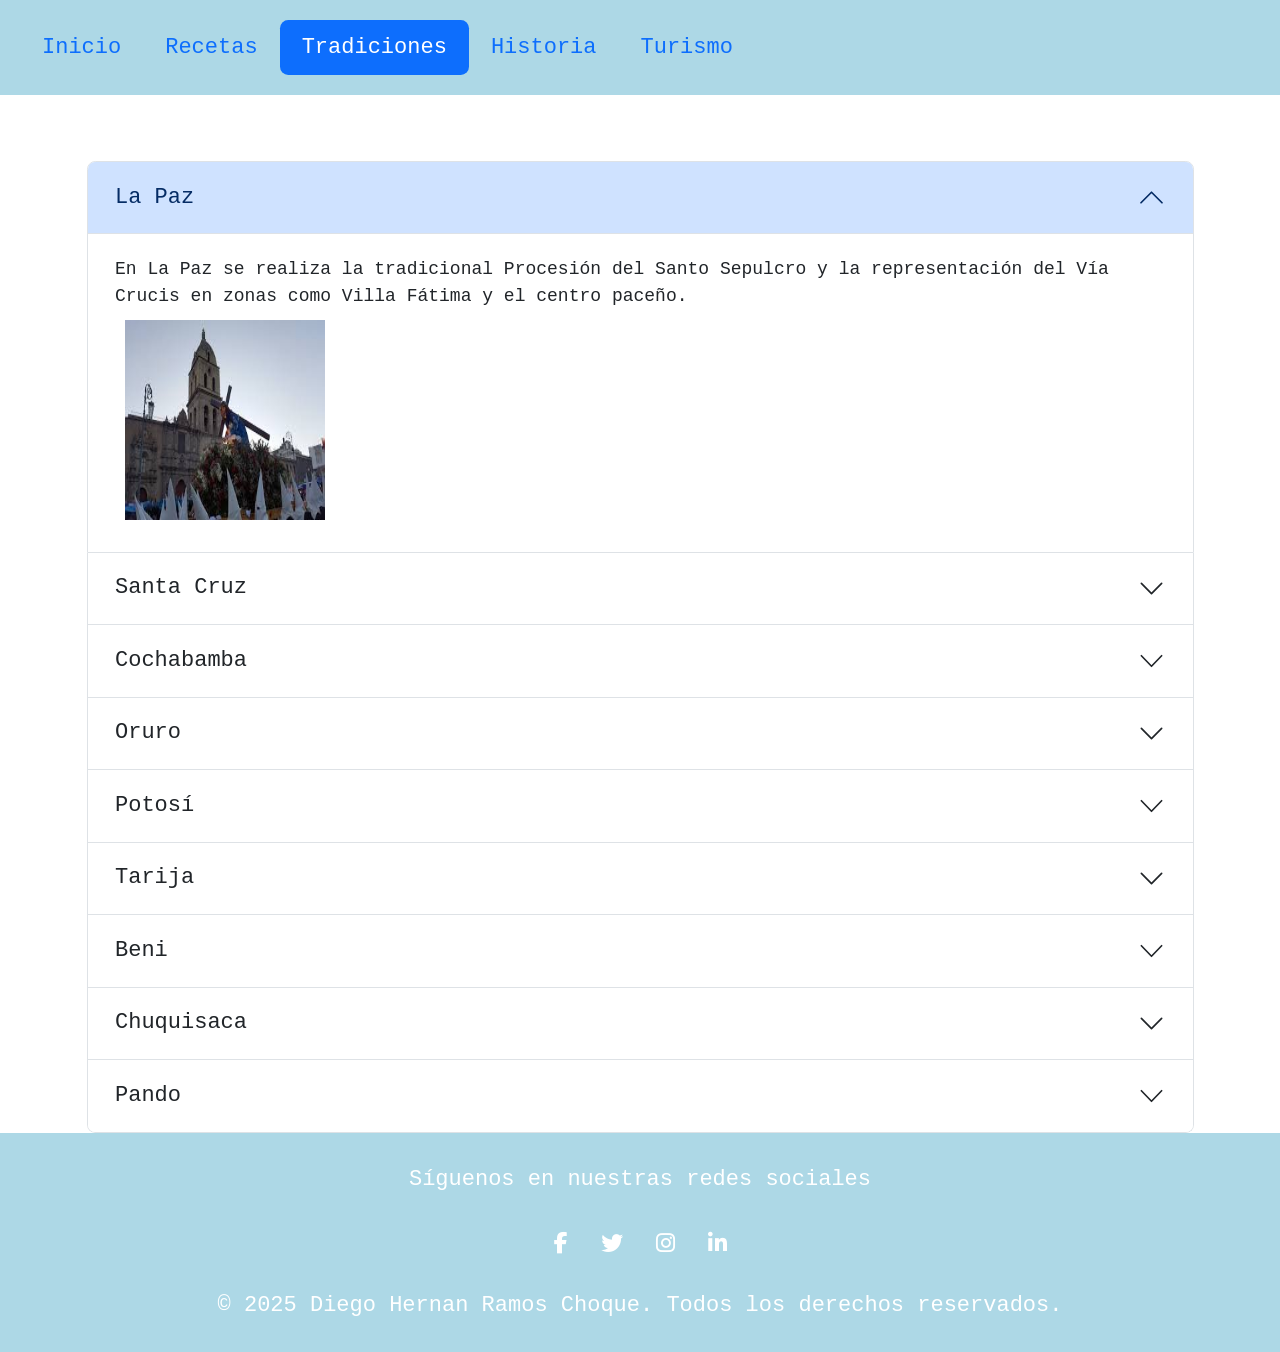
<file: pages/pag2.html>
<!DOCTYPE html>
<html lang="es">

<head>
  <meta charset="UTF-8">
  <meta name="viewport" content="width=device-width, initial-scale=1.0">
  <link rel="stylesheet" href="../css/style2.css">
  <link rel="stylesheet" href="https://cdnjs.cloudflare.com/ajax/libs/font-awesome/6.5.0/css/all.min.css">
  <link href="https://cdn.jsdelivr.net/npm/bootstrap@5.0.2/dist/css/bootstrap.min.css" rel="stylesheet"
    integrity="sha384-EVSTQN3/azprG1Anm3QDgpJLIm9Nao0Yz1ztcQTwFspd3yD65VohhpuuCOmLASjC" crossorigin="anonymous">
  <script src="https://cdn.jsdelivr.net/npm/bootstrap@5.0.2/dist/js/bootstrap.bundle.min.js"
    integrity="sha384-MrcW6ZMFYlzcLA8Nl+NtUVF0sA7MsXsP1UyJoMp4YLEuNSfAP+JcXn/tWtIaxVXM"
    crossorigin="anonymous"></script>
</head>

<body>
  <div class="padre">
    <div class="menu">
      <ul class="nav nav-pills">
        <li class="nav-item">
          <a class="nav-link " aria-current="page" href="../index.html">Inicio</a>
        </li>
        <li class="nav-item">
          <a class="nav-link  " href="../pages/pag1.html">Recetas</a>
        </li>
        <li class="nav-item">
          <a class="nav-link active" href="#">Tradiciones</a>
        </li>
        <li class="nav-item">
          <a class="nav-link" href="../pages/pag3.html">Historia</a>
        </li>
        <li class="nav-item">
          <a class="nav-link" href="../pages/pag4.html">Turismo</a>
        </li>
      </ul>

    </div>
    <div class="container mt-5">
        <div class="accordion" id="accordionTradiciones">
      
          <!-- LA PAZ -->
          <div class="accordion-item">
            <h2 class="accordion-header" id="headingLaPaz">
              <button class="accordion-button" type="button" data-bs-toggle="collapse" data-bs-target="#collapseLaPaz"
                aria-expanded="true" aria-controls="collapseLaPaz">
                La Paz
              </button>
            </h2>
            <div id="collapseLaPaz" class="accordion-collapse collapse show" aria-labelledby="headingLaPaz"
              data-bs-parent="#accordionTradiciones">
              <div class="accordion-body">
                En La Paz se realiza la tradicional Procesión del Santo Sepulcro y la representación del Vía Crucis en zonas como Villa Fátima y el centro paceño.
                <br>
                <img src="../img/lapaz.png" alt="">
              </div>
            </div>
          </div>
      
          <!-- SANTA CRUZ -->
          <div class="accordion-item">
            <h2 class="accordion-header" id="headingSantaCruz">
              <button class="accordion-button collapsed" type="button" data-bs-toggle="collapse"
                data-bs-target="#collapseSantaCruz" aria-expanded="false" aria-controls="collapseSantaCruz">
                Santa Cruz
              </button>
            </h2>
            <div id="collapseSantaCruz" class="accordion-collapse collapse" aria-labelledby="headingSantaCruz"
              data-bs-parent="#accordionTradiciones">
              <div class="accordion-body">
                En Santa Cruz, las familias asisten a la misa de Jueves Santo y preparan empanadas de queso y majadito de pescado.
                <br>
                <img src="../img/misasantacruz.png" alt="" ">
              </div>
            </div>
          </div>
      
          <!-- COCHABAMBA -->
          <div class="accordion-item">
            <h2 class="accordion-header" id="headingCochabamba">
              <button class="accordion-button collapsed" type="button" data-bs-toggle="collapse"
                data-bs-target="#collapseCochabamba" aria-expanded="false" aria-controls="collapseCochabamba">
                Cochabamba
              </button>
            </h2>
            <div id="collapseCochabamba" class="accordion-collapse collapse" aria-labelledby="headingCochabamba"
              data-bs-parent="#accordionTradiciones">
              <div class="accordion-body">
                En Cochabamba, la Semana Santa se celebra con visitas a siete templos el Jueves Santo y platillos como sopa de camarones y torrejas.
                <br>
                <img src="../img/trmplos.png" alt="">
              </div>
            </div>
          </div>
      
          <!-- ORURO -->
          <div class="accordion-item">
            <h2 class="accordion-header" id="headingOruro">
              <button class="accordion-button collapsed" type="button" data-bs-toggle="collapse"
                data-bs-target="#collapseOruro" aria-expanded="false" aria-controls="collapseOruro">
                Oruro
              </button>
            </h2>
            <div id="collapseOruro" class="accordion-collapse collapse" aria-labelledby="headingOruro"
              data-bs-parent="#accordionTradiciones">
              <div class="accordion-body">
                En Oruro se realizan dramatizaciones del Vía Crucis con participación masiva y procesiones al Santuario del Socavón.
                <br>
                <img src="../img/socavon.png" alt="">
              </div>
            </div>
          </div>
      
          <!-- POTOSÍ -->
          <div class="accordion-item">
            <h2 class="accordion-header" id="headingPotosi">
              <button class="accordion-button collapsed" type="button" data-bs-toggle="collapse"
                data-bs-target="#collapsePotosi" aria-expanded="false" aria-controls="collapsePotosi">
                Potosí
              </button>
            </h2>
            <div id="collapsePotosi" class="accordion-collapse collapse" aria-labelledby="headingPotosi"
              data-bs-parent="#accordionTradiciones">
              <div class="accordion-body">
                Potosí conmemora Semana Santa con procesiones en su centro histórico y comidas tradicionales como la sopa de maní sin carne.
                <br>
                <img src="../img/semanasantapotosi.png" alt="">
              </div>
            </div>
          </div>
      
          <!-- TARIJA -->
          <div class="accordion-item">
            <h2 class="accordion-header" id="headingTarija">
              <button class="accordion-button collapsed" type="button" data-bs-toggle="collapse"
                data-bs-target="#collapseTarija" aria-expanded="false" aria-controls="collapseTarija">
                Tarija
              </button>
            </h2>
            <div id="collapseTarija" class="accordion-collapse collapse" aria-labelledby="headingTarija"
              data-bs-parent="#accordionTradiciones">
              <div class="accordion-body">
                Tarija celebra con serenatas religiosas y misas campales. Se acostumbra comer chanfaina y locro de gallina.
                <br>
                <img src="../img/misascampales.png" alt="">
              </div>
            </div>
          </div>
      
          <!-- BENI -->
          <div class="accordion-item">
            <h2 class="accordion-header" id="headingBeni">
              <button class="accordion-button collapsed" type="button" data-bs-toggle="collapse"
                data-bs-target="#collapseBeni" aria-expanded="false" aria-controls="collapseBeni">
                Beni
              </button>
            </h2>
            <div id="collapseBeni" class="accordion-collapse collapse" aria-labelledby="headingBeni"
              data-bs-parent="#accordionTradiciones">
              <div class="accordion-body">
                En Beni, se celebran actos litúrgicos acompañados de música y danzas. La comida típica incluye pescado frito y yuca.
                <br>
                <img src="../img/actosliturgicos.png" alt="">
              </div>
            </div>
          </div>
      
          <!-- CHUQUISACA -->
          <div class="accordion-item">
            <h2 class="accordion-header" id="headingChuquisaca">
              <button class="accordion-button collapsed" type="button" data-bs-toggle="collapse"
                data-bs-target="#collapseChuquisaca" aria-expanded="false" aria-controls="collapseChuquisaca">
                Chuquisaca
              </button>
            </h2>
            <div id="collapseChuquisaca" class="accordion-collapse collapse" aria-labelledby="headingChuquisaca"
              data-bs-parent="#accordionTradiciones">
              <div class="accordion-body">
                En Chuquisaca, se realizan peregrinaciones a templos coloniales y se consume el tradicional mondongo sin carne.
                <br>
                <img src="../img/procesion.png" alt="">
              </div>
            </div>
          </div>
      
          <!-- PANDO -->
          <div class="accordion-item">
            <h2 class="accordion-header" id="headingPando">
              <button class="accordion-button collapsed" type="button" data-bs-toggle="collapse"
                data-bs-target="#collapsePando" aria-expanded="false" aria-controls="collapsePando">
                Pando
              </button>
            </h2>
            <div id="collapsePando" class="accordion-collapse collapse" aria-labelledby="headingPando"
              data-bs-parent="#accordionTradiciones">
              <div class="accordion-body">
                En Pando, la Semana Santa se vive con fe en comunidades rurales y urbanas, con celebraciones en iglesias y platos como el pescado al horno con plátano.
                <br>
                <img src="../img/pando.png" alt="">
              </div>
            </div>
          </div>
      
        </div>
      </div>
      
  </div>
  <footer >
    <div class="container">
      <p class="mb-3">Síguenos en nuestras redes sociales</p>
      <div class="d-flex justify-content-center gap-4 mb-3">
        <a href="#" class="text-white fs-4"><i class="fab fa-facebook-f"></i></a>
        <a href="#" class="text-white fs-4"><i class="fab fa-twitter"></i></a>
        <a href="#" class="text-white fs-4"><i class="fab fa-instagram"></i></a>
        <a href="#" class="text-white fs-4"><i class="fab fa-linkedin-in"></i></a>
      </div>
      <p class="mb-0">© 2025 Diego Hernan Ramos Choque. Todos los derechos reservados.</p>
    </div>
  </footer>
</body>
</file>
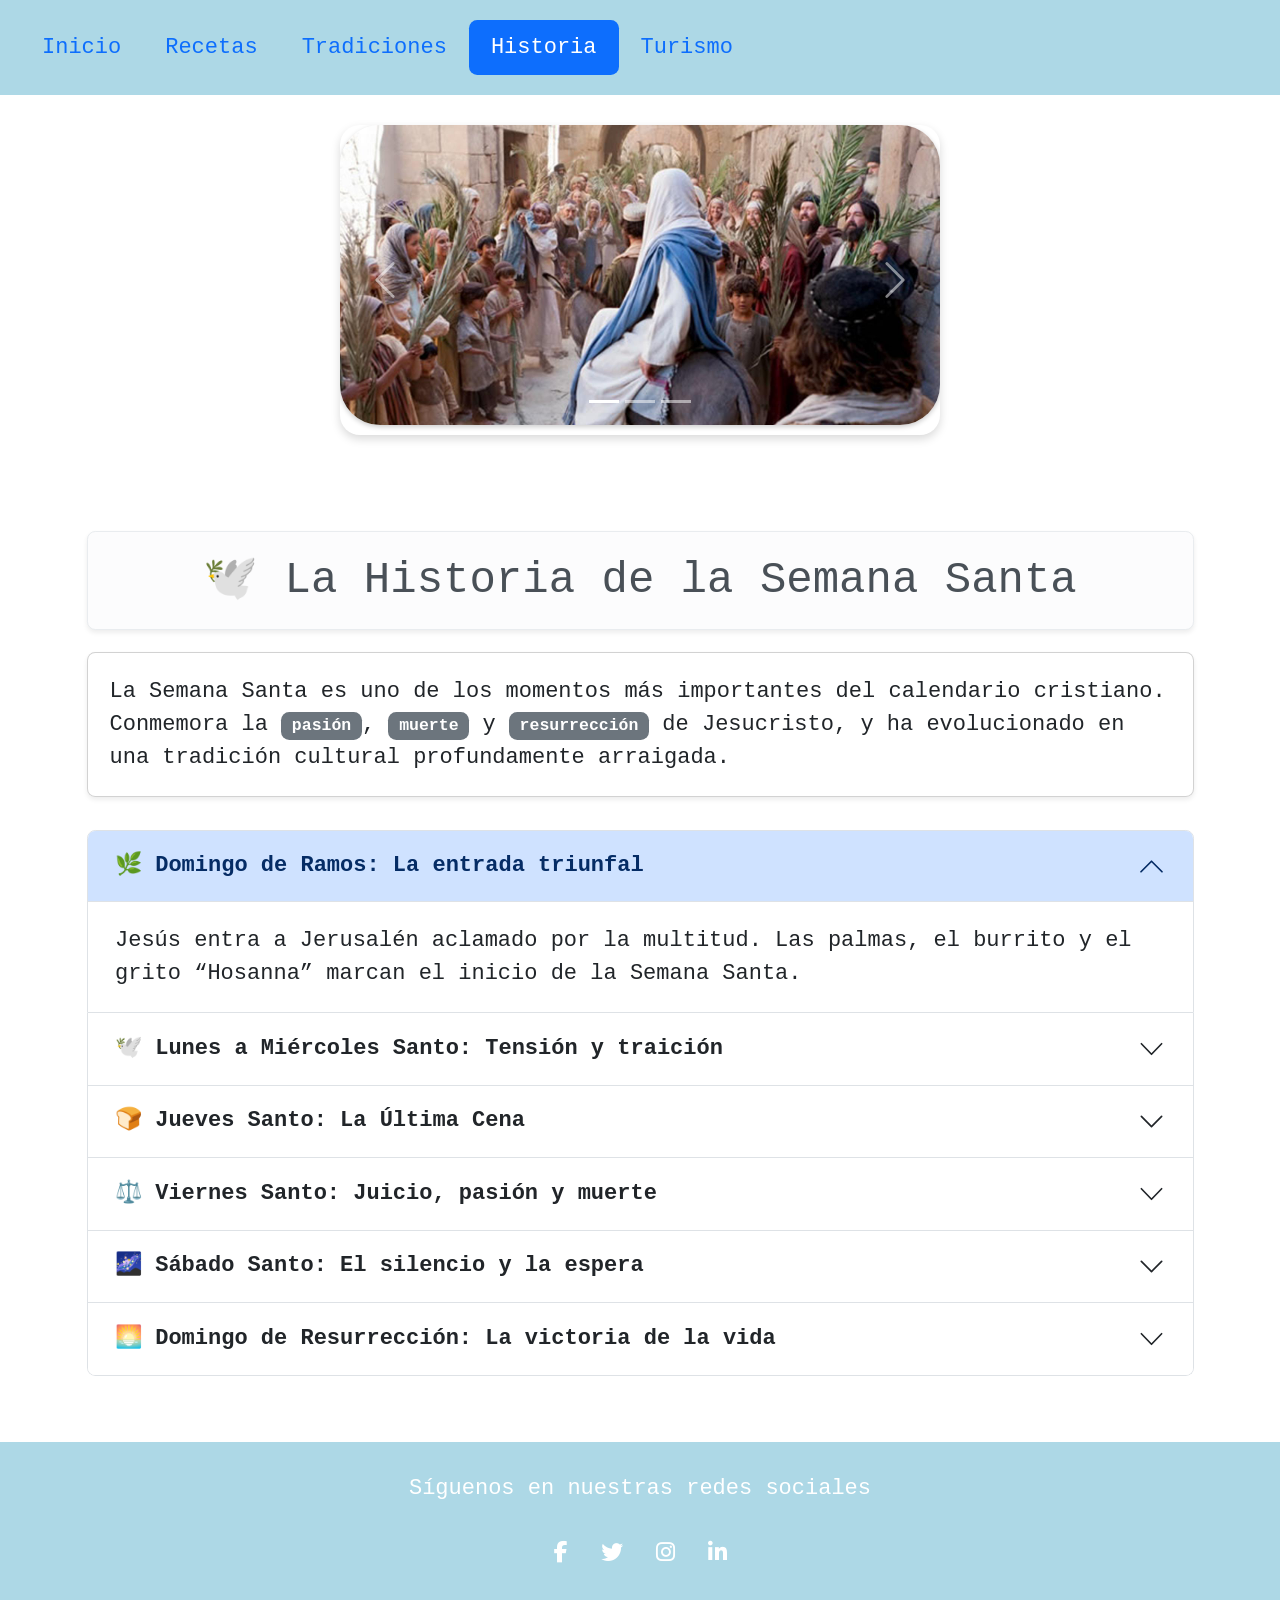
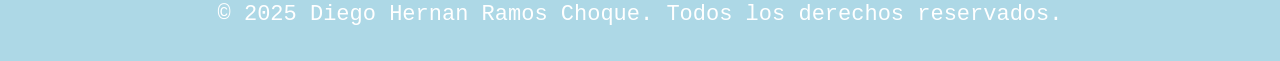
<file: pages/pag3.html>
<!DOCTYPE html>
<html lang="es">
<head>
  <meta charset="UTF-8" />
  <meta name="viewport" content="width=device-width, initial-scale=1" />
  <title>Semana Santa</title>
  <link rel="stylesheet" href="../css/style3.css">
  <link rel="stylesheet" href="https://cdnjs.cloudflare.com/ajax/libs/font-awesome/6.5.0/css/all.min.css">
  <link href="https://cdn.jsdelivr.net/npm/bootstrap@5.0.2/dist/css/bootstrap.min.css" rel="stylesheet">
  <script src="https://cdn.jsdelivr.net/npm/bootstrap@5.0.2/dist/js/bootstrap.bundle.min.js"></script>
</head>

<body>
  <!-- NAVBAR -->
  <div class="menu">
    <ul class="nav nav-pills">
      <li class="nav-item">
        <a class="nav-link" href="../index.html">Inicio</a>
      </li>
      <li class="nav-item">
        <a class="nav-link" href="../pages/pag1.html">Recetas</a>
      </li>
      <li class="nav-item">
        <a class="nav-link" href="../pages/pag2.html">Tradiciones</a>
      </li>
      <li class="nav-item">
        <a class="nav-link active" href="../pages/pag3.html">Historia</a>
         <li class="nav-item">
          <a class="nav-link" href="../pages/pag4.html">Turismo</a>
        </li>
      </li>
    </ul>
  </div>

  <!-- CARRUSEL CENTRADO -->
  <div class="carousel-container">
    <div id="carouselExampleIndicators" class="carousel slide" data-bs-ride="carousel">
      <div class="carousel-indicators">
        <button type="button" data-bs-target="#carouselExampleIndicators" data-bs-slide-to="0" class="active"></button>
        <button type="button" data-bs-target="#carouselExampleIndicators" data-bs-slide-to="1"></button>
        <button type="button" data-bs-target="#carouselExampleIndicators" data-bs-slide-to="2"></button>
      </div>
      <div class="carousel-inner">
        <div class="carousel-item active">
          <img src="../img/entrada.png" class="d-block w-100" alt="Imagen 1">
        </div>
        <div class="carousel-item">
          <img src="../img/ultimacena.png" class="d-block w-100" alt="Imagen 2">
        </div>
        <div class="carousel-item">
          <img src="../img/muerte.png" class="d-block w-100" alt="Imagen 3">
        </div>
      </div>
      <button class="carousel-control-prev" type="button" data-bs-target="#carouselExampleIndicators" data-bs-slide="prev">
        <span class="carousel-control-prev-icon"></span>
      </button>
      <button class="carousel-control-next" type="button" data-bs-target="#carouselExampleIndicators" data-bs-slide="next">
        <span class="carousel-control-next-icon"></span>
      </button>
    </div>
  </div>

  <!-- CONTENIDO -->
  <div class="container py-5">
    <div class="alert alert-light text-center shadow-sm">
      <h2 class="mb-0">🕊️ La Historia de la Semana Santa</h2>
    </div>

    <div class="card mb-4 shadow-sm">
      <div class="card-body">
        <p class="card-text">
          La Semana Santa es uno de los momentos más importantes del calendario cristiano. Conmemora la <span class="badge bg-secondary">pasión</span>,
          <span class="badge bg-secondary">muerte</span> y <span class="badge bg-secondary">resurrección</span> de Jesucristo, y ha evolucionado en una tradición cultural profundamente arraigada.
        </p>
      </div>
    </div>

    <div class="accordion" id="accordionHistoria">
      <!-- Domingo de Ramos -->
      <div class="accordion-item">
        <h2 class="accordion-header" id="heading1">
          <button class="accordion-button" type="button" data-bs-toggle="collapse" data-bs-target="#collapse1">
            🌿 Domingo de Ramos: La entrada triunfal
          </button>
        </h2>
        <div id="collapse1" class="accordion-collapse collapse show" data-bs-parent="#accordionHistoria">
          <div class="accordion-body">
            Jesús entra a Jerusalén aclamado por la multitud. Las palmas, el burrito y el grito “Hosanna” marcan el inicio de la Semana Santa.
          </div>
        </div>
      </div>

      <!-- Lunes a Miércoles Santo -->
      <div class="accordion-item">
        <h2 class="accordion-header" id="heading2">
          <button class="accordion-button collapsed" type="button" data-bs-toggle="collapse" data-bs-target="#collapse2">
            🕊️ Lunes a Miércoles Santo: Tensión y traición
          </button>
        </h2>
        <div id="collapse2" class="accordion-collapse collapse" data-bs-parent="#accordionHistoria">
          <div class="accordion-body">
            Jesús enseña en el templo mientras las autoridades planean su muerte. Judas pacta su traición por 30 monedas.
          </div>
        </div>
      </div>

      <!-- Jueves Santo -->
      <div class="accordion-item">
        <h2 class="accordion-header" id="heading3">
          <button class="accordion-button collapsed" type="button" data-bs-toggle="collapse" data-bs-target="#collapse3">
            🍞 Jueves Santo: La Última Cena
          </button>
        </h2>
        <div id="collapse3" class="accordion-collapse collapse" data-bs-parent="#accordionHistoria">
          <div class="accordion-body">
            Jesús comparte la cena con sus discípulos, instituye la Eucaristía y es arrestado en Getsemaní.
          </div>
        </div>
      </div>

      <!-- Viernes Santo -->
      <div class="accordion-item">
        <h2 class="accordion-header" id="heading4">
          <button class="accordion-button collapsed" type="button" data-bs-toggle="collapse" data-bs-target="#collapse4">
            ⚖️ Viernes Santo: Juicio, pasión y muerte
          </button>
        </h2>
        <div id="collapse4" class="accordion-collapse collapse" data-bs-parent="#accordionHistoria">
          <div class="accordion-body">
            Jesús es juzgado y crucificado. Desde la cruz, pronuncia frases que conmueven hasta hoy.
          </div>
        </div>
      </div>

      <!-- Sábado Santo -->
      <div class="accordion-item">
        <h2 class="accordion-header" id="heading5">
          <button class="accordion-button collapsed" type="button" data-bs-toggle="collapse" data-bs-target="#collapse5">
            🌌 Sábado Santo: El silencio y la espera
          </button>
        </h2>
        <div id="collapse5" class="accordion-collapse collapse" data-bs-parent="#accordionHistoria">
          <div class="accordion-body">
            Día de luto y espera. Jesús descansa en el sepulcro. La Vigilia Pascual marca el paso de la oscuridad a la luz.
          </div>
        </div>
      </div>

      <!-- Domingo de Resurrección -->
      <div class="accordion-item">
        <h2 class="accordion-header" id="heading6">
          <button class="accordion-button collapsed" type="button" data-bs-toggle="collapse" data-bs-target="#collapse6">
            🌅 Domingo de Resurrección: La victoria de la vida
          </button>
        </h2>
        <div id="collapse6" class="accordion-collapse collapse" data-bs-parent="#accordionHistoria">
          <div class="accordion-body">
            ¡Cristo ha resucitado! El sepulcro está vacío. Es el triunfo de la vida, la fe y la esperanza.
          </div>
        </div>
      </div>
    </div>
  </div>

  <!-- FOOTER -->
  <footer>
    <div class="container">
      <p class="mb-3">Síguenos en nuestras redes sociales</p>
      <div class="d-flex justify-content-center gap-4 mb-3">
        <a href="#" class="text-white fs-4"><i class="fab fa-facebook-f"></i></a>
        <a href="#" class="text-white fs-4"><i class="fab fa-twitter"></i></a>
        <a href="#" class="text-white fs-4"><i class="fab fa-instagram"></i></a>
        <a href="#" class="text-white fs-4"><i class="fab fa-linkedin-in"></i></a>
      </div>
      <p class="mb-0">© 2025 Diego Hernan Ramos Choque. Todos los derechos reservados.</p>
    </div>
  </footer>
</body>
</html>
</file>
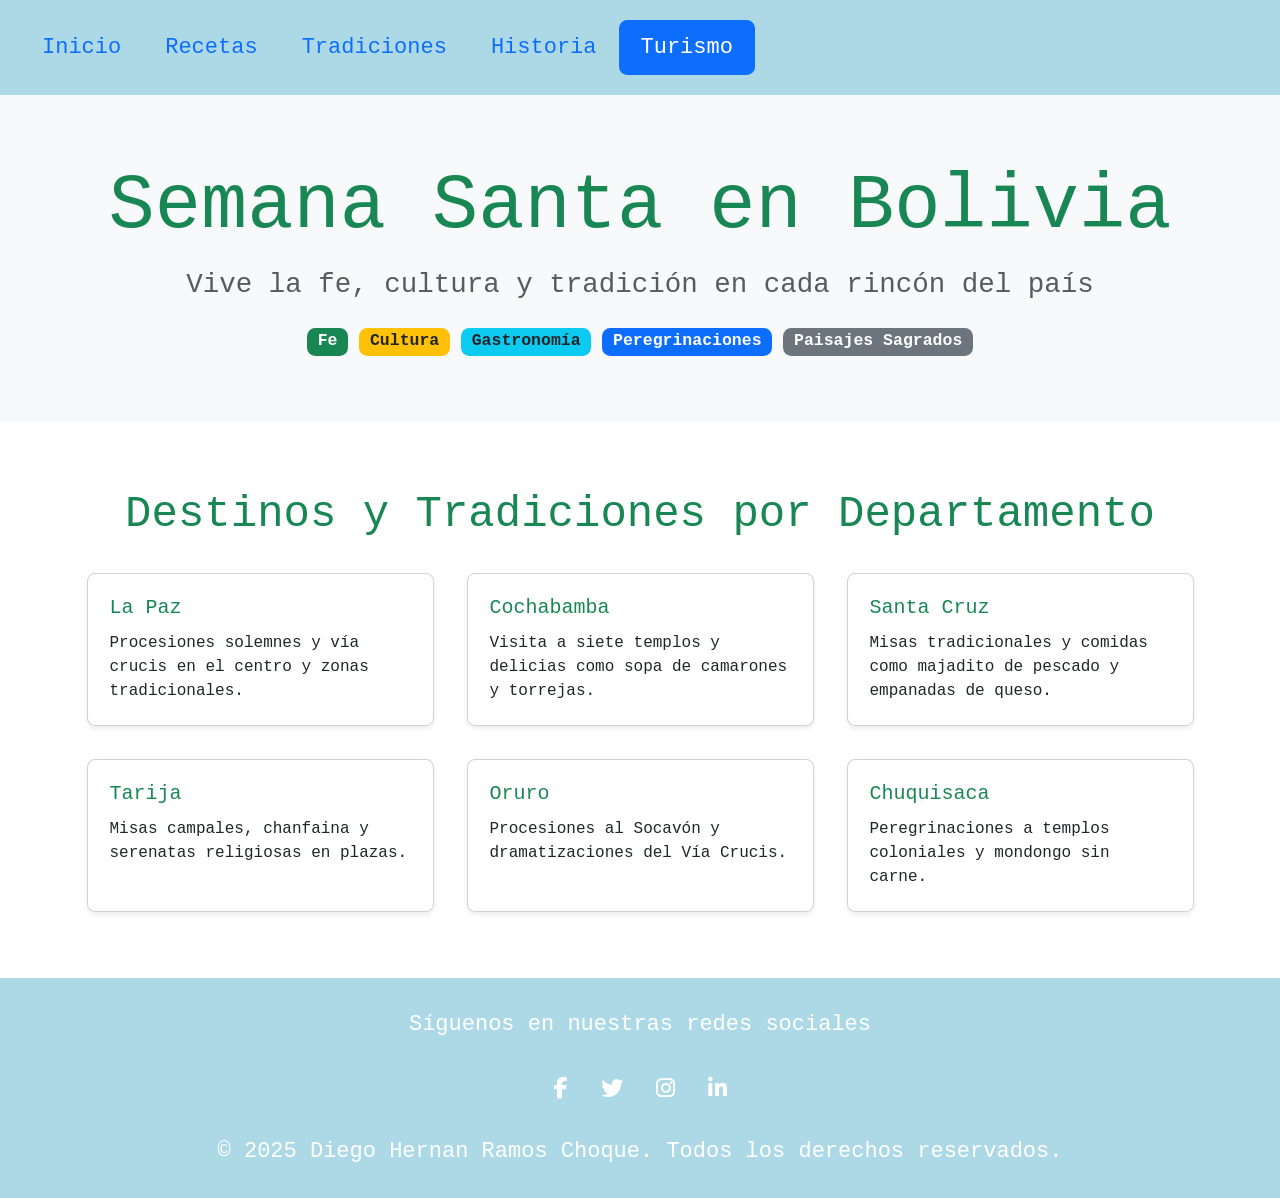
<file: pages/pag4.html>
<!DOCTYPE html>
<html lang="es">
<head>
  <meta charset="UTF-8" >
  <meta name="viewport" content="width=device-width, initial-scale=1.0" >
  <title>Semana Santa en Bolivia</title>
  <link rel="stylesheet" href="../css/style4.css">
  <link rel="stylesheet" href="https://cdnjs.cloudflare.com/ajax/libs/font-awesome/6.5.0/css/all.min.css">
  <link href="https://cdn.jsdelivr.net/npm/bootstrap@5.0.2/dist/css/bootstrap.min.css" rel="stylesheet">
  <script src="https://cdn.jsdelivr.net/npm/bootstrap@5.0.2/dist/js/bootstrap.bundle.min.js"></script>
</head>
<body>

 
  <div class="menu">
    <ul class="nav nav-pills">
      <li class="nav-item">
        <a class="nav-link" href="../index.html">Inicio</a>
      </li>
      <li class="nav-item">
        <a class="nav-link" href="../pages/pag1.html">Recetas</a>
      </li>
      <li class="nav-item">
        <a class="nav-link" href="../pages/pag2.html">Tradiciones</a>
      </li>
      <li class="nav-item">
        <a class="nav-link " href="../pages/pag3.html">Historia</a>
      </li>
      <li class="nav-item">
        <a class="nav-link active" href="../pages/pag4.html">Turismo</a>
      </li>
    </ul>
  </div>

  
  <header class="bg-light text-center py-5">
    <h1 class="display-4 text-success">Semana Santa en Bolivia</h1>
    <p class="lead text-muted">Vive la fe, cultura y tradición en cada rincón del país</p>
    <div class="d-flex justify-content-center gap-2 mt-3 flex-wrap">
      <span class="badge bg-success">Fe</span>
      <span class="badge bg-warning text-dark">Cultura</span>
      <span class="badge bg-info text-dark">Gastronomía</span>
      <span class="badge bg-primary">Peregrinaciones</span>
      <span class="badge bg-secondary">Paisajes Sagrados</span>
    </div>
  </header>

  <!-- Lugares Destacados -->
  <section class="container my-5">
    <h2 class="text-center mb-4 text-success">Destinos y Tradiciones por Departamento</h2>
    <div class="row row-cols-1 row-cols-md-3 g-4">

      <div class="col">
        <div class="card h-100 shadow-sm">
          <div class="card-body">
            <h5 class="card-title text-success">La Paz</h5>
            <p class="card-text">Procesiones solemnes y vía crucis en el centro y zonas tradicionales.</p>
          </div>
        </div>
      </div>

      <div class="col">
        <div class="card h-100 shadow-sm">
          <div class="card-body">
            <h5 class="card-title text-success">Cochabamba</h5>
            <p class="card-text">Visita a siete templos y delicias como sopa de camarones y torrejas.</p>
          </div>
        </div>
      </div>

      <div class="col">
        <div class="card h-100 shadow-sm">
          <div class="card-body">
            <h5 class="card-title text-success">Santa Cruz</h5>
            <p class="card-text">Misas tradicionales y comidas como majadito de pescado y empanadas de queso.</p>
          </div>
        </div>
      </div>

      <div class="col">
        <div class="card h-100 shadow-sm">
          <div class="card-body">
            <h5 class="card-title text-success">Tarija</h5>
            <p class="card-text">Misas campales, chanfaina y serenatas religiosas en plazas.</p>
          </div>
        </div>
      </div>

      <div class="col">
        <div class="card h-100 shadow-sm">
          <div class="card-body">
            <h5 class="card-title text-success">Oruro</h5>
            <p class="card-text">Procesiones al Socavón y dramatizaciones del Vía Crucis.</p>
          </div>
        </div>
      </div>

      <div class="col">
        <div class="card h-100 shadow-sm">
          <div class="card-body">
            <h5 class="card-title text-success">Chuquisaca</h5>
            <p class="card-text">Peregrinaciones a templos coloniales y mondongo sin carne.</p>
          </div>
        </div>
      </div>

    </div>
  </section>

  <footer>
    <div class="container">
      <p class="mb-3">Síguenos en nuestras redes sociales</p>
      <div class="d-flex justify-content-center gap-4 mb-3">
        <a href="#" class="text-white fs-4"><i class="fab fa-facebook-f"></i></a>
        <a href="#" class="text-white fs-4"><i class="fab fa-twitter"></i></a>
        <a href="#" class="text-white fs-4"><i class="fab fa-instagram"></i></a>
        <a href="#" class="text-white fs-4"><i class="fab fa-linkedin-in"></i></a>
      </div>
      <p class="mb-0">© 2025 Diego Hernan Ramos Choque. Todos los derechos reservados.</p>
    </div>
  </footer>
</html>
</file>
<file: css/style.css>
*{
    margin: 0;
    padding: 0;
    box-sizing: border-box;
    font-size: 22px;
}
  

.padre {
    font-size: 22px;
    margin: 0%;
    display: grid;
    grid-template-columns: 1fr 1fr 1fr;
    grid-template-areas:
        "menu menu menu"
        "historia carrusel carrusel"
        "historia carrusel carrusel"
        "historia historia2 historia3"
        "historia historia2 historia3";
    justify-content: center;
    align-items: start;
    grid-gap: 20px;
    background-color: white;
}

.menu {
    font-size: 22px;
    font-family: 'Courier New', Courier, monospace;
    padding: 20px;
    background-color: lightblue;
    grid-area: menu;
}

.carrusel {
    width: 800px;
    height: 500px;
    grid-area: carrusel;
    margin: 0 auto 20px 20px;
    padding: 0 auto 20px 20px;
}

.historia {
    grid-area: historia;
    margin: 20px;
    background-color: powderblue;
    border-radius: 15px;
    padding: 20px;
    font-size: 18px;
    text-align: justify;
    font-family: 'Courier New', Courier, monospace;
    max-width: 600px;
    display: flex;
    flex-direction: column;
    justify-content: space-between;

}
.historia2 {
    font-size: 18px;
    grid-area: historia2;
    margin: 30px;
    background-color: powderblue;
    border-radius: 15px;
    padding: 20px;
    font-size: 18px;
    text-align: justify;
    font-family: 'Courier New', Courier, monospace;
    max-width: 600px;
    display: flex;
    flex-direction: column;
    justify-content: space-between;

}
.historia3 {
    grid-area: historia3;
    margin: 30px;
    background-color: powderblue;
    border-radius: 15px;
    padding: 20px;
    font-size: 18px;
    text-align: justify;
    font-family: 'Courier New', Courier, monospace;
    max-width: 600px;
    display: flex;
    flex-direction: column;
    justify-content: space-between;

}
footer {
    padding: 20px;
    background-color: lightblue;
    color: white;
    text-align: center;
    width: 100%;
    width: 100vw;
}
.nav-link {
    color: black;
    padding: 10px 15px;
    font-size: 18px;
    font-weight: bold;
    transition: background-color 0.3s, transform 0.2s;
  }


.historia:hover,
.historia2:hover,
.historia3:hover {
    box-shadow: 0 8px 16px rgba(0, 0, 0, 0.2);
    background-color: lightcoral;
    transform: scale(1.05);
}
</file>
<file: css/style1.css>
* {
    margin: 0px;
    font-size: 22px;
    font-family: 'Courier New', Courier, monospace;
}

.padre {
    margin: 0px;
    background-color: white;
    display: grid;
    grid-template-areas: 
        "menu"
        "tarjetas";
}

.menu {

    padding: 20px;
    background-color: lightblue;
    grid-area: menu;
  
}

.tarjetas {
    justify-items: center;
    background-color: white;
    padding: 20px;
    width: 100vw;
    grid-area: tarjetas;    /* centrar horizontalmente */
    gap: 20px;              /* espacio entre cajas */
}
.nav-link {
    color: black;
    padding: 10px 15px;
    font-size: 18px;
    font-weight: bold;
    transition: background-color 0.3s, transform 0.2s;
  }
  .redaccion {
    background-color: lightblue;
    padding: 20px;
    border-radius: 20px;
    box-shadow: 0 2px 5px rgba(0, 0, 0, 0.2);
    margin-bottom: 20px;
    width: 100vw;
    max-width: 900px;
    text-align: center;
    font-size: 24px;
    font-family: 'Courier New', Courier, monospace;
    transition: background-color 0.3s, transform 0.2s;
  }
.redaccion:hover {
        background-color: lightcoral;
        transform: scale(1.05);
    }
footer{ 
        margin:0px;
        padding: 30px;
        background-color: lightblue;
        color: white;
        text-align: center;
        width: 100%;
    }
img{
    position: relative;
    left: 15%;
    bottom: 5px;
    width: 300px;
    height: 300px;
    border-radius: 40px;
    box-shadow: 0 2px 5px rgba(0, 0, 0, 0.2);
    margin-bottom: 10px;
}
</file>
<file: css/style2.css>
* {
    margin: 0px;
    font-size: 22px;
    font-family: 'Courier New', Courier, monospace;
}


body {
    background-color: #f0fff0; 
}

.padre {
    margin: 0px;
    background-color: white;
    display: grid;
    grid-template-areas:
        "menu"
        "contenido";
}

.menu {
    padding: 20px;
    background-color: lightblue;
    grid-area: menu;
}

.nav-link {
    color: black;
    padding: 10px 15px;
    font-size: 18px;
    font-weight: bold;
    transition: background-color 0.3s, transform 0.2s;
}

.nav-link:hover {
    background-color: #d0f0ff;
    transform: scale(1.05);
}

.accordion-button {
    font-size: 20px;
    background-color: #e3ffe3;
}

.accordion-body {
    background-color: #ffffff;
    font-size: 18px;
}

footer {
    margin: 0px;
    padding: 30px;
    background-color: lightblue;
    color: white;
    text-align: center;
    width: 100%;
    font-size: 16px;
}
img{
    width: 200px;
    height: 200px;
    margin: 10px;
}
</file>
<file: css/style3.css>
* {
    margin: 0;
    font-size: 22px;
    font-family: 'Courier New', Courier, monospace;
  }
  
  body {
    background-color: #e0ffe0;
  }
  
  .padre {
    margin: 0;
    background-color: white;
    display: grid;
    grid-template-areas:
      "menu"
      "tarjetas";
  }
  
  .menu {
    padding: 20px;
    background-color: lightblue;
    grid-area: menu;
  }
  
  /* CARRUSEL PEQUEÑO Y CENTRADO */
  .carousel-container {
    width: 80%;
    max-width: 600px;
    margin: 30px auto;
    border-radius: 20px;
    overflow: hidden;
    box-shadow: 0 4px 10px rgba(0, 0, 0, 0.15);
  }
  
  .carousel-inner img {
    height: 300px;
    object-fit: cover;
  }
  
  /* CONTENIDO TARJETAS */
  .tarjetas {
    justify-items: center;
    background-color: white;
    padding: 20px;
    width: 100vw;
    grid-area: tarjetas;
    gap: 20px;
  }
  
  /* NAV LINKS */
  .nav-link {
    color: black;
    padding: 10px 15px;
    font-size: 18px;
    font-weight: bold;
    transition: background-color 0.3s, transform 0.2s;
  }
  
  .nav-link:hover {
    background-color: white;
    transform: scale(1.1);
  }
  
  /* TEXTO DESTACADO */
  .redaccion {
    background-color: lightblue;
    padding: 20px;
    border-radius: 20px;
    box-shadow: 0 2px 5px rgba(0, 0, 0, 0.2);
    margin-bottom: 20px;
    width: 100vw;
    max-width: 900px;
    text-align: center;
    transition: background-color 0.3s, transform 0.2s;
  }
  
  .redaccion:hover {
    background-color: lightcoral;
    transform: scale(1.05);
  }
  
  /* HISTORIA / CONTENEDOR ACORDEÓN */
  .historia-container {
    background-color: #ffffffd9;
    border-left: 8px solid green;
  }
  
  /* ACORDEÓN */
  .accordion-button {
    background-color: aquamarine;
    font-weight: bold;
  }
  
  .accordion-button:focus {
    box-shadow: none;
  }
  
  /* FOOTER */
  footer {
    margin: 0;
    padding: 30px;
    background-color: lightblue;
    color: white;
    text-align: center;
    width: 100%;
  }
  
  /* IMÁGENES */
  img {
    border-radius: 40px;
    box-shadow: 0 2px 5px rgba(0, 0, 0, 0.2);
    margin-bottom: 10px;
  }
</file>
<file: css/style4.css>
*{
  margin: 0;
  font-size: 22px;
  font-family: 'Courier New', Courier, monospace;
}

.padre {
  margin: 0;
  background-color: white;
  display: grid;
  grid-template-areas:
    "menu"
    "tarjetas";
}
.nav-link {
  color: black;
  padding: 10px 15px;
  font-size: 18px;
  font-weight: bold;
  transition: background-color 0.3s, transform 0.2s;
}

.nav-link:hover {
  background-color: white;
  transform: scale(1.1);
}
  .navbar .nav-link.active {
    color: #198754;
  }
  
  .card-title {
    font-size: 20px;
  }
  
  .card-text {
    font-size: 16px;
  }
  
  footer {
    margin: 0;
    padding: 30px;
    background-color: lightblue;
    color: white;
    text-align: center;
    width: 100%;
  }  
.menu {
    font-size: 22px;
    font-family: 'Courier New', Courier, monospace; 
    padding: 20px;
    background-color: lightblue;
    grid-area: menu;

}
</file>
